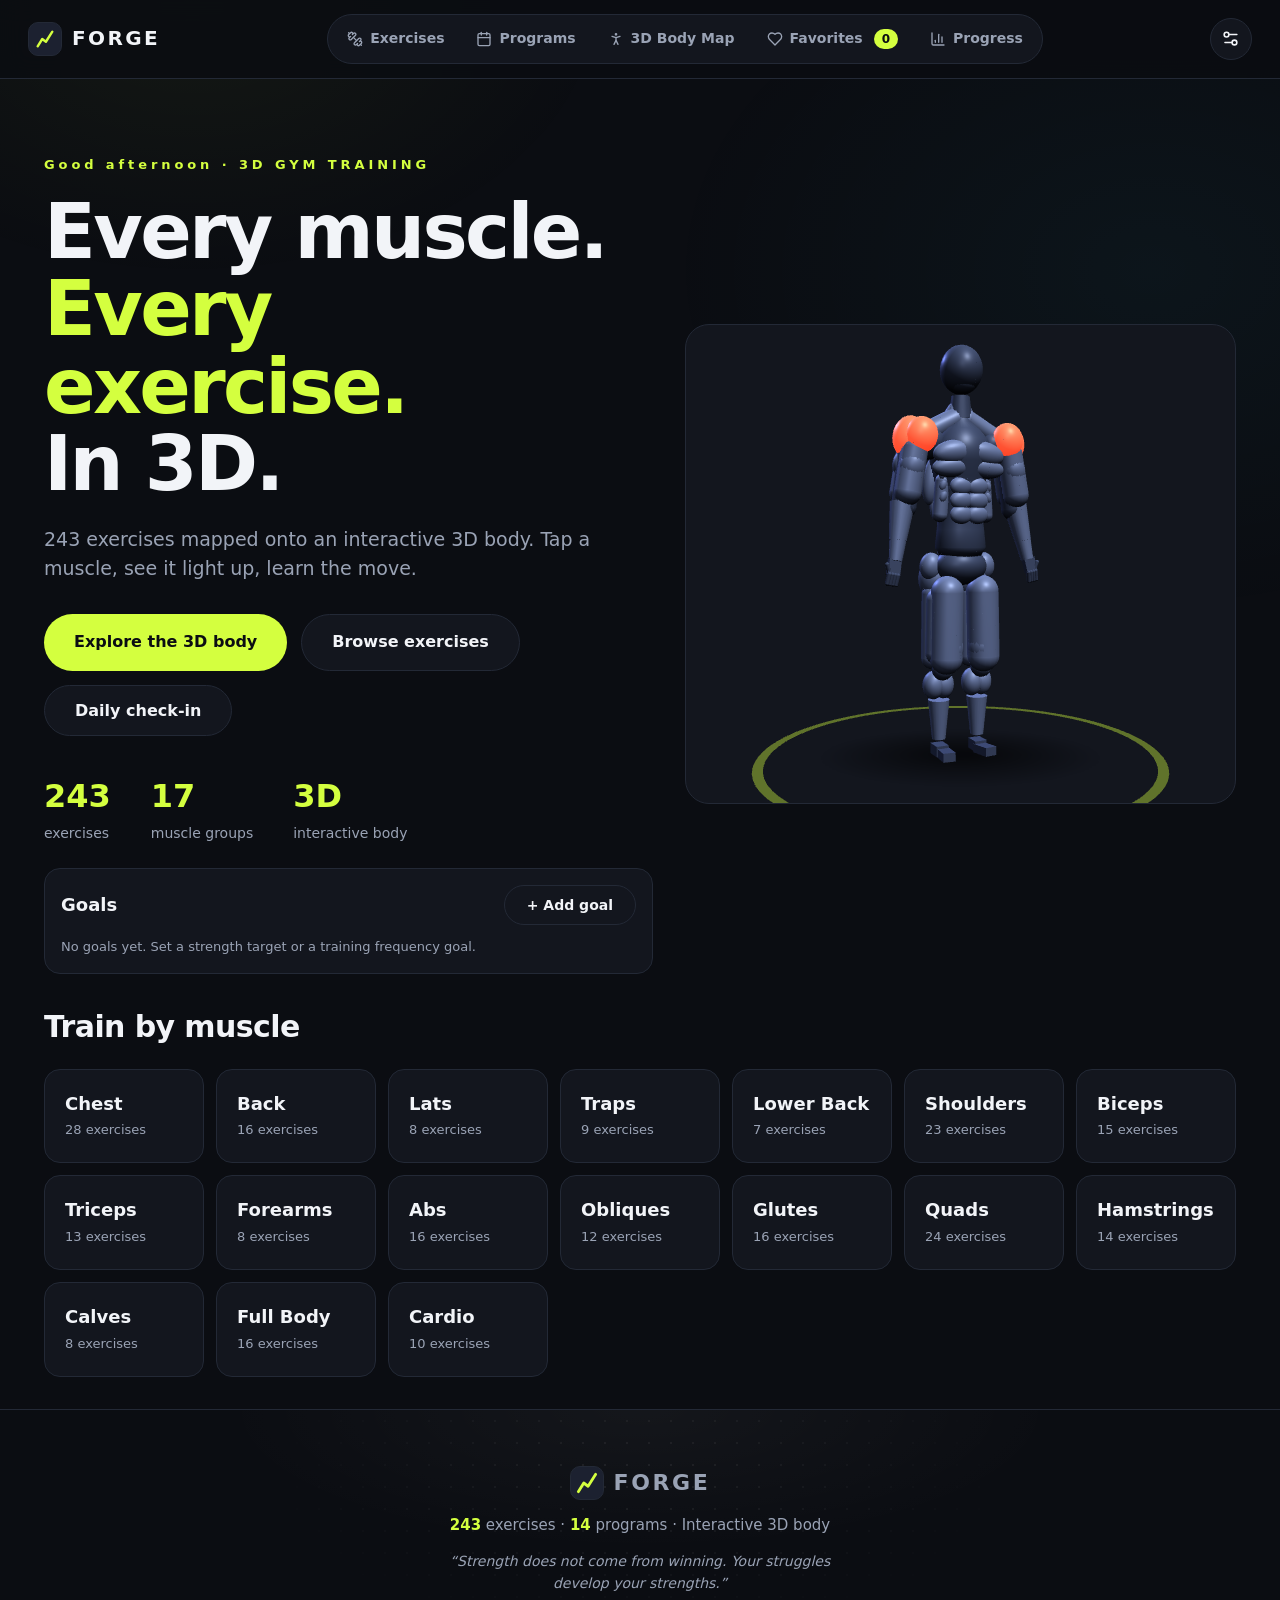
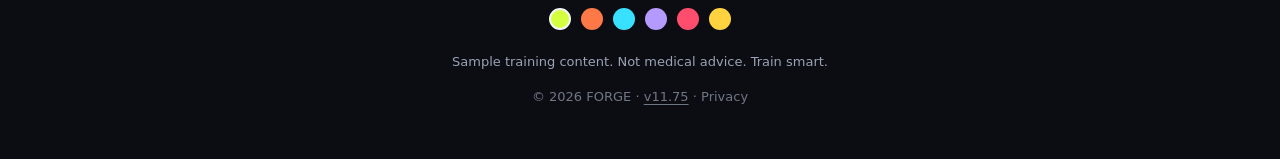
<file: index.html>
<!doctype html>
<html lang="en">
  <head>
    <meta charset="UTF-8" />
    <meta name="viewport" content="width=device-width, initial-scale=1.0" />
    <title>FORGE · 3D Gym Training</title>
    <meta
      name="description"
      content="FORGE: 190+ exercises visualized on an interactive 3D body. Train every muscle."
    />
    <meta name="theme-color" content="#0b0e13" />
    <link rel="manifest" href="manifest.json" />
    <link rel="stylesheet" href="css/base.css?v=11.75" />
    <link rel="stylesheet" href="css/components.css?v=11.75" />
    <link rel="stylesheet" href="css/views.css?v=11.75" />
    <link rel="stylesheet" href="css/workout.css?v=11.75" />
    <link rel="stylesheet" href="css/progress.css?v=11.75" />
    <link rel="stylesheet" href="css/camera.css?v=11.75" />
  </head>
  <body>
    <div
      id="offlineBar"
      class="hidden"
      style="background: #f59e0b; color: #0b0d12; text-align: center; font-size: 13px; font-weight: 700; padding: 8px"
    >
      Offline - workouts still save on this device
    </div>
    <header class="topbar">
      <a class="brand" href="#/">
        <span class="brand-mark"
          ><svg width="22" height="22" viewBox="0 0 24 24" fill="none">
            <path
              d="M4 20 L9 12 L13 15 L20 4"
              stroke="currentColor"
              stroke-width="2.6"
              stroke-linecap="round"
              stroke-linejoin="round"
            /></svg
        ></span>
        FORGE
      </a>
      <nav class="nav">
        <a href="#/exercises" data-nav="exercises" data-i18n="nav_exercises"
          ><svg
            class="ic"
            viewBox="0 0 24 24"
            fill="none"
            stroke="currentColor"
            stroke-width="2"
            stroke-linecap="round"
            stroke-linejoin="round"
            aria-hidden="true"
          >
            <path d="M14.4 14.4 9.6 9.6" />
            <path
              d="M18.657 21.485a2 2 0 1 1-2.829-2.828l-1.767 1.768a2 2 0 1 1-2.829-2.829l6.364-6.364a2 2 0 1 1 2.829 2.829l-1.768 1.767a2 2 0 1 1 2.828 2.829z"
            />
            <path d="m21.5 21.5-1.4-1.4" />
            <path d="M3.9 3.9 2.5 2.5" />
            <path
              d="M6.404 12.768a2 2 0 1 1-2.829-2.829l1.768-1.767a2 2 0 1 1-2.828-2.829l2.828-2.828a2 2 0 1 1 2.829 2.828l1.767-1.768a2 2 0 1 1 2.829 2.829z"
            /></svg
          >Exercises</a
        >
        <a href="#/programs" data-nav="programs" data-i18n="nav_programs"
          ><svg
            class="ic"
            viewBox="0 0 24 24"
            fill="none"
            stroke="currentColor"
            stroke-width="2"
            stroke-linecap="round"
            stroke-linejoin="round"
            aria-hidden="true"
          >
            <path d="M8 2v4" />
            <path d="M16 2v4" />
            <rect width="18" height="18" x="3" y="4" rx="2" />
            <path d="M3 10h18" /></svg
          >Programs</a
        >
        <a href="#/body" data-nav="body" data-i18n="nav_body"
          ><svg
            class="ic"
            viewBox="0 0 24 24"
            fill="none"
            stroke="currentColor"
            stroke-width="2"
            stroke-linecap="round"
            stroke-linejoin="round"
            aria-hidden="true"
          >
            <circle cx="12" cy="5" r="1" />
            <path d="m9 20 3-6 3 6" />
            <path d="m6 8 6 2 6-2" />
            <path d="M12 10v4" /></svg
          >3D Body Map</a
        >
        <a href="#/favorites" data-nav="favorites" data-i18n="nav_favorites"
          ><svg
            class="ic"
            viewBox="0 0 24 24"
            fill="none"
            stroke="currentColor"
            stroke-width="2"
            stroke-linecap="round"
            stroke-linejoin="round"
            aria-hidden="true"
          >
            <path
              d="M19 14c1.49-1.46 3-3.21 3-5.5A5.5 5.5 0 0 0 16.5 3c-1.76 0-3 .5-4.5 2-1.5-1.5-2.74-2-4.5-2A5.5 5.5 0 0 0 2 8.5c0 2.3 1.5 4.05 3 5.5l7 7Z"
            /></svg
          >Favorites <span class="fav-count" id="favCount">0</span></a
        >
        <a href="#/progress" data-nav="progress" data-i18n="nav_progress"
          ><svg
            class="ic"
            viewBox="0 0 24 24"
            fill="none"
            stroke="currentColor"
            stroke-width="2"
            stroke-linecap="round"
            stroke-linejoin="round"
            aria-hidden="true"
          >
            <path d="M3 3v16a2 2 0 0 0 2 2h16" />
            <path d="M18 17V9" />
            <path d="M13 17V5" />
            <path d="M8 17v-3" /></svg
          >Progress</a
        >
        <span class="nav-pill" id="navPill"></span>
      </nav>
      <button class="settings-btn" id="settingsBtn" title="Settings" aria-label="Open settings">
        <svg
          class="ic"
          viewBox="0 0 24 24"
          fill="none"
          stroke="currentColor"
          stroke-width="2"
          stroke-linecap="round"
          stroke-linejoin="round"
          aria-hidden="true"
        >
          <path d="M20 7h-9" />
          <path d="M14 17H5" />
          <circle cx="17" cy="17" r="3" />
          <circle cx="7" cy="7" r="3" />
        </svg>
      </button>
    </header>

    <main>
      <!-- HOME -->
      <section id="view-home" class="view">
        <div class="onerm-box hidden" id="reminderBanner" style="margin-bottom: 16px; border-color: var(--volt)"></div>
        <div class="hero">
          <div class="hero-copy">
            <p class="kicker"><span id="homeGreet"></span> · <span data-i18n="home_kicker">3D GYM TRAINING</span></p>
            <h1>Every muscle.<br /><span class="volt">Every exercise.</span><br />In 3D.</h1>
            <p class="lede">
              <span id="heroExCount">243</span> exercises mapped onto an interactive 3D body. Tap a muscle, see it light
              up, learn the move.
            </p>
            <div class="hero-cta">
              <a class="btn btn-primary" href="#/body" data-i18n="home_cta_body">Explore the 3D body</a>
              <a class="btn btn-ghost" href="#/exercises" data-i18n="home_cta_ex">Browse exercises</a>
              <button class="btn btn-ghost" id="checkinBtn">Daily check-in</button>
            </div>
            <div class="hero-stats">
              <div><b id="statEx">243</b><span>exercises</span></div>
              <div><b id="statMus">17</b><span>muscle groups</span></div>
              <div><b>3D</b><span>interactive body</span></div>
            </div>
            <div class="hero-progress" id="heroProgress"></div>
            <div id="recoveryDash" style="margin-top: 16px"></div>
            <div id="goalsDash" style="margin-top: 16px"></div>
          </div>
          <div class="hero-3d" id="hero3d"></div>
        </div>
        <h2 class="section-title">Train by muscle</h2>
        <div class="muscle-grid" id="muscleGrid"></div>
      </section>

      <!-- EXERCISES -->
      <section id="view-exercises" class="view hidden">
        <h2 class="section-title" data-i18n="ex_title">All exercises<span class="count" id="exCount"></span></h2>
        <div class="toolbar">
          <div class="search-wrap">
            <svg
              class="ic"
              viewBox="0 0 24 24"
              fill="none"
              stroke="currentColor"
              stroke-width="2"
              stroke-linecap="round"
              stroke-linejoin="round"
              aria-hidden="true"
            >
              <circle cx="11" cy="11" r="8" />
              <path d="m21 21-4.3-4.3" /></svg
            ><input
              id="search"
              type="search"
              data-i18n-ph="ex_search_ph"
              placeholder="Search exercises… (e.g. squat, cable, beginner)"
              autocomplete="off"
            />
          </div>
          <label class="my-eq-toggle hidden" id="myEqWrap"
            ><input type="checkbox" id="myEqToggle" /> <span data-i18n="myeq_only">My equipment only</span></label
          >
          <div class="chip-row" id="muscleChips"></div>
          <div class="selects">
            <select id="eqFilter">
              <option value="">All equipment</option>
            </select>
            <select id="lvlFilter">
              <option value="">All levels</option>
              <option value="beginner">Beginner</option>
              <option value="intermediate">Intermediate</option>
              <option value="advanced">Advanced</option>
            </select>
          </div>
        </div>
        <button class="btn btn-ghost btn-sm" id="addCustomBtn" style="margin-bottom: 14px">Add custom exercise</button>
        <div class="cards" id="exerciseGrid"></div>
      </section>

      <!-- DETAIL -->
      <section id="view-detail" class="view hidden">
        <a class="back" href="#/exercises"><span class="back-icon" data-icon="arrow-left"></span> All exercises</a>
        <div class="detail-head">
          <div>
            <div class="badges" id="dBadges"></div>
            <h2 id="dName"></h2>
          </div>
          <div style="display: flex; gap: 8px; flex-wrap: wrap; align-items: center">
            <button class="btn btn-ghost btn-sm" id="dPyramid">Pyramid</button>
            <button class="fav-btn btn btn-ghost btn-sm" id="dFav">Save to favorites</button>
            <button class="btn btn-danger btn-sm hidden" id="dDelete">Delete exercise</button>
          </div>
        </div>
        <div class="detail-3d">
          <div id="detail3d" class="stage"></div>
          <div class="view-toggle">
            <button id="dFront" class="on">Front</button>
            <button id="dBack">Back</button>
          </div>
          <p class="hint">Drag to rotate · scroll to zoom · red = primary, orange = secondary</p>
        </div>
        <div class="detail-cols">
          <div class="detail-main">
            <h3>See it in motion</h3>
            <div id="demoBox" class="demo-box"></div>
            <div id="demoControls" class="demo-controls-wrap"></div>
            <h3>How to do it</h3>
            <ol class="steps" id="dSteps"></ol>
            <h3>Form cues</h3>
            <ul class="cues-list" id="dCues"></ul>
            <h3>Common mistakes</h3>
            <div id="dMistakes"></div>
          </div>
          <aside class="detail-side">
            <h3>Muscles worked</h3>
            <div class="muscle-tags" id="dMuscles"></div>
            <h3>Try also</h3>
            <div class="mini-cards" id="dSimilar"></div>
            <h3>Variations</h3>
            <div id="dVariations"></div>
            <h3>
              <span data-i18n="swap_title">Swap it</span>
              <span class="muted" style="font-weight: 400; font-size: 13px" data-i18n="swap_sub"
                >same muscle, different gear</span
              >
            </h3>
            <div id="dSwaps"></div>
            <div id="dOnerm"></div>
            <div id="dProg"></div>
            <button class="btn btn-ghost btn-sm" id="formCheckBtn" style="margin-top: 12px">AI form check</button>
          </aside>
        </div>
      </section>

      <!-- BODY MAP -->
      <section id="view-body" class="view hidden">
        <h2 class="section-title" data-i18n="body_title">3D Body Map</h2>
        <p class="lede" data-i18n="body_lede">Click any muscle on the body to see every exercise that trains it.</p>
        <div class="body-layout">
          <div class="body-3d">
            <div id="body3d" class="stage tall"></div>
            <div class="view-toggle">
              <button id="bFront" class="on" data-i18n="body_front">Front</button>
              <button id="bBack" data-i18n="body_back">Back</button>
            </div>
            <div class="view-toggle" style="margin-top: 8px">
              <button id="bMuscles" class="on" data-i18n="body_muscles">Muscles</button>
              <button id="bRecovery" data-i18n="body_recovery">Recovery</button>
              <button id="bFatigue">Fatigue</button>
              <button class="seg" id="bSoreness">Soreness</button>
            </div>
            <p class="hint" data-i18n="body_hint">Drag to rotate · scroll to zoom · click a muscle</p>
            <p id="soreHint" class="hidden muted" style="font-size: 13px; margin: 8px 0 0; text-align: center">
              Tap a muscle to cycle: mild - sore - very sore - injured - clear
            </p>
            <p id="soreCount" class="muted" style="font-size: 13px; margin: 4px 0 0; text-align: center"></p>
            <div class="heat-legend hidden" id="heatLegend">
              <span><i style="background: #ff2d1a"></i>Trained recently</span>
              <span><i style="background: #2a3040; border: 1px solid var(--line)"></i>Ready to train</span>
            </div>
          </div>
          <aside class="body-panel">
            <div id="muscleInfo"><p class="muted">Select a muscle…</p></div>
            <div class="mini-cards" id="bodyExercises"></div>
          </aside>
        </div>
        <div id="bodyRecoveryDash" style="margin-top: 24px"></div>
      </section>

      <!-- PROGRAMS -->
      <section id="view-programs" class="view hidden">
        <h2 class="section-title" data-i18n="prog_title">Training programs</h2>
        <p class="lede" data-i18n="prog_lede">Pick a plan and just train. Every workout is laid out set by set.</p>
        <div class="prog-actions">
          <button class="btn btn-primary btn-sm" id="quizBtn" data-i18n="prog_quiz">Find my program</button>
          <a class="btn btn-ghost btn-sm" href="#/builder" data-i18n="prog_create">Create program</a>
          <button class="btn btn-ghost btn-sm" id="coachBtn">AI coach plan</button>
          <button class="btn btn-ghost btn-sm" id="expressBtn" title="A condensed full-body session, about 20 minutes">
            20-min express
          </button>
          <button class="btn btn-ghost btn-sm" id="dungeonBtn" title="A random gamified workout for bonus XP">
            Dungeon crawl
          </button>
        </div>
        <div class="active-banner hidden" id="activeBanner"></div>
        <div class="prog-grid" id="programGrid"></div>
      </section>

      <!-- PROGRAM DETAIL -->
      <section id="view-program" class="view hidden">
        <a class="back" href="#/programs"><span class="back-icon" data-icon="arrow-left"></span> All programs</a>
        <h2 class="section-title" id="pgName"></h2>
        <p class="lede" id="pgTag"></p>
        <div class="badges" id="pgBadges" style="margin-bottom: 20px"></div>
        <div class="prog-actions" id="pgActions" style="margin-bottom: 24px"></div>
        <div id="pgDays"></div>
      </section>

      <!-- WORKOUT MODE -->
      <section id="view-workout" class="view hidden">
        <a class="back" id="woBack" href="#/programs"><span class="back-icon" data-icon="arrow-left"></span> Back</a>
        <p class="kicker" id="woSub"></p>
        <h2 class="section-title" id="woTitle"></h2>
        <p class="muted hidden" id="woPace" style="font-size: 13px; margin: -8px 0 12px"></p>
        <div class="timer">
          <div class="timer-ring-wrap">
            <svg class="timer-ring" viewBox="0 0 120 120" aria-hidden="true">
              <circle class="tr-bg" cx="60" cy="60" r="52" />
              <circle
                class="tr-fg"
                id="timerRing"
                cx="60"
                cy="60"
                r="52"
                stroke-dasharray="326.7"
                stroke-dashoffset="0"
              />
            </svg>
            <div class="timer-display" id="timerDisplay">0:00</div>
          </div>
          <div class="timer-btns">
            <button data-timer="30">0:30</button>
            <button data-timer="60">1:00</button>
            <button data-timer="90">1:30</button>
            <button data-timer="120">2:00</button>
            <button id="timerStop">Stop</button>
          </div>
          <p
            class="hint"
            id="restCue"
            style="min-height: 20px; font-size: 13.5px; color: var(--volt); font-weight: 600"
          ></p>
          <p class="hint timer-hint">
            <svg
              class="ic"
              viewBox="0 0 24 24"
              fill="none"
              stroke="currentColor"
              stroke-width="2"
              stroke-linecap="round"
              stroke-linejoin="round"
              aria-hidden="true"
            >
              <line x1="10" x2="14" y1="2" y2="2" />
              <line x1="12" x2="15" y1="14" y2="11" />
              <circle cx="12" cy="14" r="8" /></svg
            >Rest timer. Tap a duration to start
          </p>
          <button class="btn btn-ghost btn-sm" id="plateBtn" style="margin-top: 8px">Plate calculator</button>
          <button class="btn btn-ghost btn-sm" id="voiceCmdBtn" style="margin-top: 8px" title="Voice control">
            <span class="btn-ic" data-icon="mic"></span> Voice
          </button>
          <button
            class="btn btn-ghost btn-sm"
            id="travelBtn"
            style="margin-top: 8px"
            title="Swap to bodyweight / dumbbell / band alternatives"
          >
            Travel mode
          </button>
          <p class="muted" id="voiceStatus" style="font-size: 13px; margin-top: 6px"></p>
        </div>
        <button class="btn btn-ghost btn-sm" id="gymModeBtn" style="margin: 8px 0">Gym mode</button>
        <button class="btn btn-ghost btn-sm" id="mirrorBtn" style="margin: 8px 0 8px 8px">Mirror mode</button>
        <div id="woList"></div>
        <div class="field-group" style="margin: 14px 0">
          <label class="field-label" for="woNotes">Session notes</label>
          <textarea
            id="woNotes"
            class="text-input"
            rows="3"
            placeholder="How did it feel? Anything to change next time?"
            style="resize: vertical"
          ></textarea>
        </div>
        <button class="btn btn-primary btn-block" id="woFinish">Finish workout</button>
        <div class="done-banner hidden" id="woDone">
          <h3>
            Workout complete. <span data-icon="dumbbell" style="display: inline-flex; vertical-align: -3px"></span>
          </h3>
          <p class="muted">Logged. Keep the streak going.</p>
          <p class="muted" id="woDurationLine" style="margin-top: 4px; font-weight: 600"></p>
          <div id="woRating" style="margin: 12px 0">
            <p class="muted" style="font-size: 13px; margin-bottom: 8px">How was this workout?</p>
            <div
              id="woStars"
              style="display: flex; gap: 6px; justify-content: center; font-size: 28px; cursor: pointer"
            ></div>
            <input
              id="woRatingNote"
              class="text-input"
              placeholder="Optional note..."
              style="margin-top: 8px; max-width: 320px; margin-left: auto; margin-right: auto"
            />
          </div>
          <p class="muted" id="woXpLine" style="margin-top: 6px"></p>
          <div class="xpbar" id="woXpBar" style="max-width: 320px; margin-left: auto; margin-right: auto">
            <div id="woXpFill"></div>
          </div>
          <p class="muted" id="woXpNext" style="font-size: 12px; margin-top: 4px"></p>
          <div class="wo-done-actions">
            <button
              class="btn btn-ghost btn-sm wo-icon-btn"
              id="shareCard"
              title="Share workout card"
              aria-label="Share workout card"
            >
              <svg
                viewBox="0 0 24 24"
                fill="none"
                stroke="currentColor"
                stroke-width="2"
                stroke-linecap="round"
                stroke-linejoin="round"
                width="16"
                height="16"
              >
                <path d="M4 12v8a2 2 0 0 0 2 2h12a2 2 0 0 0 2-2v-8" />
                <path d="m16 6-4-4-4 4" />
                <path d="M12 2v13" />
              </svg>
            </button>
            <button
              class="btn btn-ghost btn-sm wo-icon-btn"
              id="shareTextBtn"
              title="Share as text"
              aria-label="Share as text"
            >
              <svg
                viewBox="0 0 24 24"
                fill="none"
                stroke="currentColor"
                stroke-width="2"
                stroke-linecap="round"
                stroke-linejoin="round"
                width="16"
                height="16"
              >
                <path d="M15 2H6a2 2 0 0 0-2 2v16a2 2 0 0 0 2 2h12a2 2 0 0 0 2-2V7Z" />
                <path d="M14 2v4a2 2 0 0 0 2 2h4" />
                <path d="M10 9H8" />
                <path d="M16 13H8" />
                <path d="M16 17H8" />
              </svg>
            </button>
            <button class="btn btn-ghost btn-sm wo-icon-btn" id="replayBtn" title="3D replay" aria-label="3D replay">
              <svg
                viewBox="0 0 24 24"
                fill="none"
                stroke="currentColor"
                stroke-width="2"
                stroke-linecap="round"
                stroke-linejoin="round"
                width="16"
                height="16"
              >
                <polygon points="6 3 20 12 6 21 6 3" />
              </svg>
            </button>
            <a class="btn btn-primary btn-sm" id="woDoneBack" href="#/programs" style="white-space: nowrap"
              >Back to programs</a
            >
          </div>
        </div>
      </section>

      <!-- FAVORITES -->
      <section id="view-favorites" class="view hidden">
        <h2 class="section-title" data-i18n="fav_title">Your favorites</h2>
        <div class="cards" id="favGrid"></div>
        <div class="hidden" id="favEmpty"></div>
      </section>

      <!-- PROGRESS -->
      <section id="view-progress" class="view hidden">
        <h2 class="section-title" data-i18n="progress_title">Progress</h2>
        <div class="tab-row" id="progTabs">
          <button class="chip on" data-ptab="overview" data-i18n="tab_overview">Overview</button>
          <button class="chip" data-ptab="history" data-i18n="tab_history">History</button>
          <button class="chip" data-ptab="records" data-i18n="tab_records">Records</button>
          <button class="chip" data-ptab="standards">Standards</button>
          <button class="chip" data-ptab="volume" data-i18n="tab_volume">Volume</button>
          <button class="chip" data-ptab="body">Body</button>
          <button class="chip" data-ptab="badges">Badges</button>
          <button class="chip" data-ptab="year" data-i18n="tab_year">Year</button>
          <button class="chip" data-ptab="board" data-i18n="tab_board">Leaderboard</button>
          <button class="chip" data-ptab="challenges">Challenges</button>
          <button class="chip" data-ptab="insights">Insights</button>
          <button class="chip" data-ptab="coach">Coach</button>
          <button class="chip" data-ptab="calendar">Calendar</button>
        </div>
        <div id="progressBody"></div>
      </section>
      <!-- PROGRAM BUILDER -->
      <section id="view-builder" class="view hidden">
        <h2 class="section-title" data-i18n="builder_title">Create program</h2>
        <p class="lede" data-i18n="builder_lede">Build your own training plan from the exercise library.</p>
        <div class="builder-field">
          <label for="bName" data-i18n="b_name">Program name</label>
          <input
            type="text"
            id="bName"
            class="text-input"
            data-i18n-ph="b_name_ph"
            placeholder="e.g. My Push Day Split"
            maxlength="60"
          />
        </div>
        <div class="builder-field">
          <label for="bTagline" data-i18n="b_tagline">Tagline (optional)</label>
          <input
            type="text"
            id="bTagline"
            class="text-input"
            data-i18n-ph="b_tagline_ph"
            placeholder="e.g. 3 days, dumbbells only"
            maxlength="80"
          />
        </div>
        <div id="bDays"></div>
        <button class="btn btn-ghost btn-sm" id="bAddDay" data-i18n="b_add_day">Add day</button>
        <div style="display: flex; gap: 10px; margin: 20px 0; flex-wrap: wrap">
          <button class="btn btn-primary btn-sm" id="bSave" data-i18n="b_save">Save program</button>
          <a class="btn btn-ghost btn-sm" href="#/programs" data-i18n="b_cancel">Cancel</a>
        </div>
      </section>

      <!-- MY WORKOUTS -->
      <!-- EXERCISE PICKER -->
      <div class="modal-veil hidden" id="pickerVeil">
        <div class="modal" role="dialog" aria-modal="true" aria-labelledby="pickerTitle">
          <div class="modal-head">
            <h3 id="pickerTitle">Add exercises</h3>
            <button class="modal-x" id="pickerClose" aria-label="Close picker"></button>
          </div>
          <div class="modal-body">
            <div class="search-wrap" style="margin-bottom: 12px">
              <svg
                class="ic"
                viewBox="0 0 24 24"
                fill="none"
                stroke="currentColor"
                stroke-width="2"
                stroke-linecap="round"
                stroke-linejoin="round"
                aria-hidden="true"
              >
                <circle cx="11" cy="11" r="8" />
                <path d="m21 21-4.3-4.3" /></svg
              ><input id="pickerSearch" type="search" placeholder="Search exercises…" autocomplete="off" />
            </div>
            <div id="pickerList"></div>
          </div>
        </div>
      </div>
      <!-- PLATE CALC -->
      <div class="modal-veil hidden" id="plateVeil">
        <div class="modal" role="dialog" aria-modal="true" aria-labelledby="plateTitle">
          <div class="modal-head">
            <h3 id="plateTitle">Plate calculator</h3>
            <button class="modal-x" id="plateClose" aria-label="Close"></button>
          </div>
          <div class="modal-body">
            <div class="builder-field">
              <label for="plateBar">Bar weight</label>
              <input type="number" id="plateBar" class="text-input" value="20" step="any" min="0" />
            </div>
            <div class="builder-field">
              <label for="plateTarget">Target weight</label>
              <input type="number" id="plateTarget" class="text-input" value="100" step="any" min="0" />
            </div>
            <div id="plateResult"></div>
          </div>
        </div>
      </div>
      <!-- FORM CHECK -->
      <div class="modal-veil hidden" id="formVeil">
        <div class="modal" role="dialog" aria-modal="true" aria-labelledby="formTitle" style="max-width: 640px">
          <div class="modal-head">
            <h3 id="formTitle">AI form check</h3>
            <button class="modal-x" id="formClose" aria-label="Close"></button>
          </div>
          <div class="modal-body">
            <p class="muted" style="margin-bottom: 12px">
              Position your phone so your full body is visible from the side. Works best for squats.
            </p>
            <div style="position: relative; background: #000; border-radius: 12px; overflow: hidden">
              <video
                id="formVideo"
                playsinline
                muted
                style="width: 100%; display: block; transform: scaleX(-1)"
              ></video>
              <canvas
                id="formCanvas"
                style="position: absolute; inset: 0; width: 100%; height: 100%; transform: scaleX(-1)"
              ></canvas>
            </div>
            <div id="formFeedback" style="margin-top: 12px; font-size: 16px; font-weight: 600; min-height: 48px"></div>
            <div style="display: flex; gap: 10px; margin-top: 8px">
              <button class="btn btn-primary btn-sm" id="formStart">Start camera</button>
              <button class="btn btn-ghost btn-sm hidden" id="formStop">Stop</button>
            </div>
            <p class="muted" style="font-size: 12px; margin-top: 8px">Runs on-device. No video leaves your phone.</p>
          </div>
        </div>
      </div>
      <!-- DAILY CHECK-IN -->
      <div class="modal-veil hidden" id="checkinVeil">
        <div class="modal" role="dialog" aria-modal="true" aria-labelledby="checkinTitle">
          <div class="modal-head">
            <h3 id="checkinTitle">Daily check-in</h3>
            <button class="modal-x" id="checkinClose" aria-label="Close"></button>
          </div>
          <div class="modal-body">
            <p class="setting-label">Sleep (hours) <b id="ciSleepOut" style="color: var(--volt)"></b></p>
            <input
              type="range"
              class="slider"
              id="ciSleep"
              min="0"
              max="14"
              step="0.5"
              value="7"
              aria-label="Sleep hours"
            />
            <p class="setting-label" style="margin-top: 12px">
              Energy (1-5) <b id="ciEnergyOut" style="color: var(--volt)"></b>
            </p>
            <input
              type="range"
              class="slider"
              id="ciEnergy"
              min="1"
              max="5"
              step="1"
              value="3"
              aria-label="Energy level"
            />
            <p class="setting-label" style="margin-top: 12px">HRV (ms, morning reading)</p>
            <input type="number" id="ciHrv" min="0" max="300" class="field-input" style="width: 120px" />
            <p class="muted" style="font-size: 12px; margin-top: 6px">
              Heart rate variability. Higher usually means better recovery. Typical range: 20-120 ms.
            </p>
            <p class="setting-label" style="margin-top: 12px">Water (ml)</p>
            <div style="display: flex; gap: 12px; align-items: center">
              <div class="water-glass" aria-hidden="true">
                <div class="water-fill" id="waterFill" style="height: 0%"></div>
              </div>
              <div style="display: flex; gap: 8px; flex-wrap: wrap">
                <button class="btn btn-ghost btn-sm" data-water="250">+250</button>
                <button class="btn btn-ghost btn-sm" data-water="500">+500</button>
                <button class="btn btn-ghost btn-sm" data-water="-250">−250</button>
              </div>
            </div>
            <div style="display: flex; gap: 8px; align-items: center; flex-wrap: wrap; margin-top: 10px">
              <input
                type="number"
                id="ciWaterSet"
                min="0"
                placeholder="Set total"
                class="field-input"
                style="width: 110px"
              />
              <button class="btn btn-ghost btn-sm" id="waterSet">Set</button>
              <span class="ring-wrap" aria-hidden="true">
                <svg width="46" height="46" viewBox="0 0 46 46">
                  <circle cx="23" cy="23" r="19" stroke="rgba(255,255,255,.08)" stroke-width="5" fill="none" />
                  <circle
                    class="ring-fg"
                    id="waterRing"
                    cx="23"
                    cy="23"
                    r="19"
                    stroke="#38e1ff"
                    stroke-width="5"
                    fill="none"
                    stroke-linecap="round"
                    stroke-dasharray="119.4"
                    stroke-dashoffset="119.4"
                    transform="rotate(-90 23 23)"
                  />
                </svg>
                <span class="ring-label" id="waterRingLabel"></span>
              </span>
              <span class="muted" id="waterToday"></span>
            </div>
            <p class="setting-label" style="margin-top: 12px">Protein (g)</p>
            <div style="display: flex; gap: 8px; align-items: center; flex-wrap: wrap">
              <input type="number" id="ciProtein" min="0" class="field-input" style="width: 120px" />
              <button class="btn btn-ghost btn-sm" id="proteinAdd">Add</button>
              <button class="btn btn-ghost btn-sm" id="proteinClear">Clear</button>
            </div>
            <div style="display: flex; gap: 8px; align-items: center; margin-top: 10px">
              <span class="ring-wrap" aria-hidden="true">
                <svg width="46" height="46" viewBox="0 0 46 46">
                  <circle cx="23" cy="23" r="19" stroke="rgba(255,255,255,.08)" stroke-width="5" fill="none" />
                  <circle
                    class="ring-fg"
                    id="proteinRing"
                    cx="23"
                    cy="23"
                    r="19"
                    stroke="#c8ff00"
                    stroke-width="5"
                    fill="none"
                    stroke-linecap="round"
                    stroke-dasharray="119.4"
                    stroke-dashoffset="119.4"
                    transform="rotate(-90 23 23)"
                  />
                </svg>
                <span class="ring-label" id="proteinRingLabel"></span>
              </span>
              <span class="muted" id="proteinToday"></span>
            </div>
            <p class="setting-label" style="margin-top: 12px">Supplements</p>
            <div id="suppList"></div>
            <div style="display: flex; gap: 8px; margin-top: 8px">
              <input
                type="text"
                id="suppName"
                placeholder="Add supplement…"
                maxlength="40"
                class="field-input"
                style="flex: 1"
              />
              <button class="btn btn-ghost btn-sm" id="suppAdd">Add</button>
            </div>
            <button class="btn btn-primary btn-sm" id="checkinSave" style="margin-top: 16px">Save check-in</button>
            <h3 style="margin-top: 24px">Last 7 days</h3>
            <div id="checkinHistory"></div>
          </div>
        </div>
      </div>
      <section class="view hidden" id="view-privacy">
        <div class="priv-hero">
          <span class="priv-badge"
            ><svg
              width="30"
              height="30"
              viewBox="0 0 24 24"
              fill="none"
              stroke="currentColor"
              stroke-width="2"
              stroke-linecap="round"
              stroke-linejoin="round"
            >
              <path
                d="M20 13c0 5-3.5 7.5-7.66 8.95a1 1 0 0 1-.67-.01C7.5 20.5 4 18 4 13V6a1 1 0 0 1 1-1c2 0 4.5-1.2 6.24-2.72a1.17 1.17 0 0 1 1.52 0C14.51 3.81 17 5 19 5a1 1 0 0 1 1 1z"
              />
              <path d="m9 12 2 2 4-4" /></svg
          ></span>
          <h2>Privacy</h2>
          <p class="muted">Your data stays on your device. Period.</p>
        </div>
        <div class="priv-list">
          <div class="priv-row">
            <span class="priv-ico"
              ><svg
                width="20"
                height="20"
                viewBox="0 0 24 24"
                fill="none"
                stroke="currentColor"
                stroke-width="2"
                stroke-linecap="round"
                stroke-linejoin="round"
              >
                <rect width="14" height="20" x="5" y="2" rx="2" ry="2" />
                <path d="M12 18h.01" /></svg
            ></span>
            <div>
              <b>Stored locally</b>
              <p class="muted">
                Workouts, measurements, photos, check-ins, and settings live in your browser. Nothing is sent to any
                server.
              </p>
            </div>
          </div>
          <div class="priv-row">
            <span class="priv-ico"
              ><svg
                width="20"
                height="20"
                viewBox="0 0 24 24"
                fill="none"
                stroke="currentColor"
                stroke-width="2"
                stroke-linecap="round"
                stroke-linejoin="round"
              >
                <path d="M19 21v-2a4 4 0 0 0-4-4H9a4 4 0 0 0-4 4v2" />
                <circle cx="12" cy="7" r="4" /></svg
            ></span>
            <div>
              <b>No account needed</b>
              <p class="muted">No sign-up, no login, no email. Open the app and train.</p>
            </div>
          </div>
          <div class="priv-row">
            <span class="priv-ico"
              ><svg
                width="20"
                height="20"
                viewBox="0 0 24 24"
                fill="none"
                stroke="currentColor"
                stroke-width="2"
                stroke-linecap="round"
                stroke-linejoin="round"
              >
                <path d="M2 12s3-7 10-7 10 7 10 7-3 7-10 7-10-7-10-7Z" />
                <circle cx="12" cy="12" r="3" /></svg
            ></span>
            <div>
              <b>No tracking</b>
              <p class="muted">No analytics, no ads, no third-party scripts watching you.</p>
            </div>
          </div>
          <div class="priv-row">
            <span class="priv-ico"
              ><svg
                width="20"
                height="20"
                viewBox="0 0 24 24"
                fill="none"
                stroke="currentColor"
                stroke-width="2"
                stroke-linecap="round"
                stroke-linejoin="round"
              >
                <path d="M5 13a10 10 0 0 1 14 0" />
                <path d="M8.5 16.5a5 5 0 0 1 7 0" />
                <path d="M2 8.82a15 15 0 0 1 20 0" />
                <line x1="12" x2="12.01" y1="20" y2="20" /></svg
            ></span>
            <div>
              <b>Works offline</b>
              <p class="muted">
                The 3D body, exercise library, and every feature work fully offline after the first load.
              </p>
            </div>
          </div>
          <div class="priv-row">
            <span class="priv-ico"
              ><svg
                width="20"
                height="20"
                viewBox="0 0 24 24"
                fill="none"
                stroke="currentColor"
                stroke-width="2"
                stroke-linecap="round"
                stroke-linejoin="round"
              >
                <path d="M21 15v4a2 2 0 0 1-2 2H5a2 2 0 0 1-2-2v-4" />
                <polyline points="7 10 12 15 17 10" />
                <line x1="12" x2="12" y1="15" y2="3" /></svg
            ></span>
            <div>
              <b>You own your data</b>
              <p class="muted">Clearing browser data erases it, so use the Backup page to export a copy anytime.</p>
            </div>
          </div>
        </div>
      </section>
    </main>
    <footer>
      <div class="foot-inner">
        <a class="brand foot-brand" href="#/">
          <span class="brand-mark"
            ><svg width="26" height="26" viewBox="0 0 24 24" fill="none">
              <path
                d="M4 20 L9 12 L13 15 L20 4"
                stroke="currentColor"
                stroke-width="2.6"
                stroke-linecap="round"
                stroke-linejoin="round"
              /></svg
          ></span>
          FORGE
        </a>
        <p class="foot-tagline">
          <span class="foot-num" id="footEx">243</span> exercises ·
          <span class="foot-num" id="footProg">14</span> programs · Interactive 3D body
        </p>

        <p class="foot-quote" id="footQuote"></p>
        <div class="foot-accents" id="footAccents" aria-label="Theme accent"></div>
        <p class="muted foot-disclaimer">Sample training content. Not medical advice. Train smart.</p>
        <p class="muted foot-copy">
          © 2026 FORGE · <button class="foot-ver" id="footVer">v11.75</button> ·
          <a href="#/privacy" class="foot-privacy">Privacy</a>
        </p>
        <div class="foot-changelog hidden" id="footChangelog"></div>
      </div>
    </footer>
    <button id="toTop" class="to-top" aria-label="Back to top">
      <svg width="20" height="20" viewBox="0 0 24 24" fill="none">
        <path
          d="M12 19V5M5 12l7-7 7 7"
          stroke="currentColor"
          stroke-width="2.4"
          stroke-linecap="round"
          stroke-linejoin="round"
        />
      </svg>
    </button>

    <!-- SETTINGS -->
    <div class="modal-veil hidden" id="dlgVeil">
      <div class="modal dlg" role="alertdialog" aria-modal="true" aria-labelledby="dlgTitle">
        <div class="modal-head"><h3 id="dlgTitle">FORGE</h3></div>
        <p class="dlg-msg" id="dlgMsg"></p>
        <input type="text" id="dlgInput" class="text-input hidden" />
        <div class="dlg-btns">
          <button class="btn btn-ghost btn-sm" id="dlgCancel">Cancel</button>
          <button class="btn btn-primary btn-sm" id="dlgOk">OK</button>
        </div>
      </div>
    </div>
    <div class="modal-veil hidden" id="customVeil">
      <div class="modal" role="dialog" aria-modal="true" aria-labelledby="customTitle">
        <div class="modal-head">
          <h3 id="customTitle">Add custom exercise</h3>
          <button class="modal-x" id="customClose" aria-label="Close"></button>
        </div>
        <div class="modal-body">
          <div class="field-group">
            <label class="field-label" for="customName">Name</label>
            <input
              type="text"
              id="customName"
              class="text-input"
              placeholder="e.g. Cable woodchopper"
              maxlength="60"
              autocomplete="off"
            />
          </div>
          <div class="field-group">
            <label class="field-label" for="customPrimary">Primary muscle</label>
            <select id="customPrimary" style="width: 100%"></select>
          </div>
          <div class="field-group">
            <span class="field-label">Secondary muscles (optional)</span>
            <div class="check-grid" id="customSecondary"></div>
          </div>
          <div class="field-group">
            <label class="field-label" for="customEquipment">Equipment</label>
            <select id="customEquipment" style="width: 100%"></select>
          </div>
          <div class="field-group">
            <label class="field-label" for="customLevel">Level</label>
            <select id="customLevel" style="width: 100%">
              <option value="beginner">Beginner</option>
              <option value="intermediate" selected>Intermediate</option>
              <option value="advanced">Advanced</option>
            </select>
          </div>
        </div>
        <div class="dlg-btns">
          <button class="btn btn-ghost btn-sm" id="customCancel">Cancel</button>
          <button class="btn btn-primary btn-sm" id="customSave">Save exercise</button>
        </div>
      </div>
    </div>
    <div class="modal-veil hidden" id="settingsVeil">
      <div class="modal" role="dialog" aria-modal="true" aria-labelledby="settingsTitle">
        <div class="modal-head">
          <h3 id="settingsTitle" data-i18n="set_title">Settings</h3>
          <button class="modal-x" id="settingsClose" aria-label="Close settings"></button>
        </div>
        <div class="modal-body">
          <p class="setting-label" data-i18n="set_accent">Accent color</p>
          <div class="accent-grid" id="accentGrid"></div>
          <p class="muted setting-note" data-i18n="set_accent_note">
            Applies across the app, including the 3D body ring.
          </p>
          <p class="setting-label" data-i18n="set_units">Units</p>
          <div class="seg-row" id="unitSeg">
            <button class="seg" data-unit="kg">kg</button>
            <button class="seg" data-unit="lb">lb</button>
          </div>
          <p class="setting-label">Goal</p>
          <div class="seg-row" id="goalSeg">
            <button class="seg" data-goal="cut">Cut</button>
            <button class="seg" data-goal="maintain">Maintain</button>
            <button class="seg" data-goal="bulk">Bulk</button>
          </div>
          <p class="setting-label">Accessibility</p>
          <div class="toggle-row">
            <span>Big text mode</span
            ><button class="toggle" id="tglBigText" role="switch" aria-checked="false">
              <span class="knob"></span>
            </button>
          </div>
          <div class="toggle-row">
            <span>High contrast</span
            ><button class="toggle" id="tglContrast" role="switch" aria-checked="false">
              <span class="knob"></span>
            </button>
          </div>
          <p class="setting-label" data-i18n="set_myeq">My equipment</p>
          <div class="eq-grid" id="eqGrid"></div>
          <p class="muted setting-note" data-i18n="set_myeq_note">
            Used by the program quiz and exercise swaps. Empty means everything.
          </p>
          <p class="setting-label" data-i18n="set_lang">Language</p>
          <div class="seg-row" id="langSeg">
            <button class="seg" data-lang="en">English</button>
            <button class="seg" data-lang="fr">Français</button>
          </div>
          <p class="setting-label" data-i18n="set_workout">Workout</p>
          <div class="toggle-row">
            <span data-i18n="set_sound">Rest timer sound</span
            ><button class="toggle" id="tglSound" role="switch" aria-checked="true"><span class="knob"></span></button>
          </div>
          <div class="toggle-row">
            <span>Auto-start rest timer</span
            ><button class="toggle" id="tglAutoRest" role="switch" aria-checked="true">
              <span class="knob"></span>
            </button>
          </div>
          <div class="toggle-row">
            <span>Voice cues</span
            ><button class="toggle" id="tglVoice" role="switch" aria-checked="false"><span class="knob"></span></button>
          </div>
          <div class="toggle-row">
            <span data-i18n="set_haptic">Haptic feedback</span
            ><button class="toggle" id="tglHaptic" role="switch" aria-checked="true"><span class="knob"></span></button>
          </div>
          <div class="toggle-row">
            <span>Advanced training tools</span
            ><button class="toggle" id="tglAdvanced" role="switch" aria-checked="false">
              <span class="knob"></span>
            </button>
          </div>
          <p class="muted setting-note">Shows travel mode and tempo coach in workouts.</p>
          <div class="toggle-row">
            <span data-i18n="set_motion">Reduce motion</span
            ><button class="toggle" id="tglMotion" role="switch" aria-checked="false">
              <span class="knob"></span>
            </button>
          </div>
          <p class="setting-label">3D body finish</p>
          <div
            id="finishPreview"
            style="
              width: 110px;
              height: 150px;
              border-radius: 14px;
              overflow: hidden;
              border: 1px solid var(--line);
              background: var(--panel);
              margin: 0 auto 12px;
            "
          ></div>
          <div class="seg-row seg-grid" id="finishSeg">
            <button class="seg" data-finish="standard">Standard</button>
            <button class="seg" data-finish="chrome">Chrome</button>
            <button class="seg" data-finish="xray">X-ray</button>
            <button class="seg" data-finish="matte">Matte</button>
          </div>
          <p class="setting-label">Daily workout reminder</p>
          <div style="display: flex; gap: 8px; align-items: center">
            <input type="time" id="reminderTime" class="text-input" />
            <button class="btn btn-ghost btn-sm" id="reminderClear">Clear</button>
          </div>
          <p class="muted setting-note">Shows a reminder banner on the home screen when it is time to train.</p>
          <p class="setting-label" data-i18n="set_demos">Exercise demos</p>
          <div class="toggle-row">
            <span data-i18n="set_autoplay">Autoplay</span
            ><button class="toggle" id="tglDemoPlay" role="switch" aria-checked="true">
              <span class="knob"></span>
            </button>
          </div>
          <p class="setting-label" data-i18n="set_speed">Demo speed</p>
          <div class="seg-row" id="speedSeg">
            <button class="seg" data-speed="0.5">0.5×</button>
            <button class="seg" data-speed="1">1×</button>
            <button class="seg" data-speed="1.5">1.5×</button>
          </div>
          <p class="setting-label" data-i18n="set_data">Data</p>
          <div class="setting-btns">
            <button class="btn btn-ghost btn-sm" id="exportData" data-i18n="set_export">Export data</button>
            <button class="btn btn-ghost btn-sm" id="csvExport">CSV export</button>
            <button class="btn btn-ghost btn-sm" id="backupData">Backup</button>
            <label class="btn btn-ghost btn-sm" style="cursor: pointer; margin: 0"
              >Restore<input type="file" id="restoreData" accept="application/json" style="display: none"
            /></label>
            <button class="btn btn-ghost btn-sm danger" id="resetData" data-i18n="set_reset">Reset all data</button>
          </div>
          <p class="muted setting-note">Your data never leaves this device. Export anytime.</p>
          <p class="muted setting-note" id="storageUsage" style="margin-top: 8px">Storage: calculating...</p>
        </div>
      </div>
    </div>

    <!-- QUIZ -->
    <div class="modal-veil hidden" id="quizVeil">
      <div class="modal" role="dialog" aria-modal="true" aria-labelledby="quizTitle">
        <div class="modal-head">
          <h3 id="quizTitle" data-i18n="prog_quiz">Find my program</h3>
          <button class="modal-x" id="quizClose" aria-label="Close quiz"></button>
        </div>
        <div class="modal-body" id="quizBody"></div>
      </div>
    </div>

    <!-- JS modules: load order matters (shared globals, no bundler) -->
    <script src="js/vendor/three.min.js"></script>
    <script src="js/data-exercises.js?v=11.75"></script>
    <script src="js/data-programs.js?v=11.75"></script>
    <script src="js/demo.js?v=11.75"></script>
    <script src="js/icons.js?v=11.75"></script>
    <script src="js/core.js?v=11.75"></script>
    <script src="js/storage.js?v=11.75"></script>
    <script src="js/badges.js?v=11.75"></script>
    <script src="js/views.js?v=11.75"></script>
    <script src="js/progress.js?v=11.75"></script>
    <script src="js/programs.js?v=11.75"></script>
    <script src="js/workout.js?v=11.75"></script>
    <script src="js/camera.js?v=11.75"></script>

    <script src="js/app.js?v=11.75"></script>
  </body>
</html>
</file>
<file: css/base.css>
/* FORGE - design tokens, reset, topbar, layout primitives */

:root {
  --gold: #ffd23f;
  --warn: #f59e0b;
  --bg: #0b0d12;
  --surface: #13161e;
  --surface2: #1a1f2b;
  --surface3: #222839;
  --line: #232936;
  --line2: #2e3648;
  --ink: #f2f4f8;
  --muted: #9aa3b5;
  --volt: #d4ff3f;
  --ember: #ff5c1a;
  --radius: 16px;
  --t-hero: clamp(44px, 6vw, 76px);
  --t-section: 30px;
  --t-card: 18px;
  --t-body: 15px;
  --t-small: 13px;
  --t-caption: 12px;
}

* {
  box-sizing: border-box;
  margin: 0;
  padding: 0;
}

html {
  scroll-behavior: smooth;
}

body {
  background: var(--bg);
  color: var(--ink);
  font-family: ui-sans-serif, system-ui, "Segoe UI", Helvetica, Arial, sans-serif;
  line-height: 1.55;
  -webkit-font-smoothing: antialiased;
  min-height: 100vh;
  min-height: 100dvh;
  display: flex;
  flex-direction: column;
}

main {
  flex: 1 0 auto;
  width: 100%;
}

a {
  color: inherit;
  text-decoration: none;
}

.hidden {
  display: none !important;
}

.muted {
  color: var(--muted);
}

/* topbar */
.topbar {
  position: sticky;
  top: 0;
  z-index: 50;
  display: flex;
  align-items: center;
  justify-content: space-between;
  padding: 14px 28px;
  background: rgba(11, 13, 18, 0.88);
  backdrop-filter: blur(12px);
  border-bottom: 1px solid var(--line);
}

.brand {
  display: flex;
  align-items: center;
  gap: 10px;
  font-weight: 800;
  letter-spacing: 0.12em;
  font-size: 20px;
}

.brand-mark {
  width: 34px;
  height: 34px;
  border-radius: 10px;
  background: #1c2130;
  display: flex;
  align-items: center;
  justify-content: center;
  border: 1px solid var(--line);
  color: var(--volt);
}

.nav {
  display: flex;
  gap: 26px;
  align-items: center;
  position: relative;
}

.nav a {
  color: var(--muted);
  font-weight: 600;
  font-size: 15px;
  padding: 6px 2px;
  border-bottom: 2px solid transparent;
  position: relative;
  transition: color 0.2s;
}

.nav a.active,
.nav a:hover {
  color: var(--ink);
}

.nav a.active {
  border-bottom-color: transparent;
}

.fav-count {
  background: var(--volt);
  color: #0b0d12;
  font-size: 12px;
  font-weight: 800;
  border-radius: 999px;
  padding: 1px 8px;
  margin-left: 4px;
}

main {
  max-width: 1240px;
  margin: 0 auto;
  padding: 0 24px 32px;
}

.view {
  padding-top: 36px;
}

.section-title {
  font-size: var(--t-section);
  font-weight: 800;
  letter-spacing: -0.02em;
  margin-bottom: 6px;
}

.section-title .count {
  color: var(--muted);
  font-size: var(--t-card);
  font-weight: 600;
}

.section-title .count::before {
  content: "\00B7";
  margin: 0 8px;
}

.lede {
  color: var(--muted);
  font-size: var(--t-body);
  max-width: 640px;
  margin: 8px 0 26px;
}

/* hero */
.hero {
  display: grid;
  grid-template-columns: 1.05fr 0.95fr;
  gap: 32px;
  align-items: center;
  padding: 40px 0 30px;
}

.kicker {
  color: var(--volt);
  font-weight: 700;
  letter-spacing: 0.3em;
  font-size: 13px;
  margin-bottom: 18px;
}

.hero h1 {
  font-size: clamp(44px, 6vw, 76px);
  line-height: 1.02;
  letter-spacing: -0.035em;
  font-weight: 800;
}

.volt {
  color: var(--volt);
}

.hero .lede {
  font-size: 19px;
  margin: 22px 0 30px;
}

.hero-cta {
  display: flex;
  gap: 14px;
  flex-wrap: wrap;
}

.btn {
  display: inline-flex;
  align-items: center;
  justify-content: center;
  gap: 8px;
  font-weight: 700;
  padding: 15px 30px;
  border-radius: 999px;
  font-size: 16px;
  transition: transform 0.15s;
  vertical-align: middle;
  border: none;
  cursor: pointer;
  font-family: inherit;
}

.btn:active {
  transform: scale(0.97);
}

.btn:hover {
  transform: translateY(-2px);
}

.btn:active:hover {
  transform: scale(0.97);
}

.btn .ic {
  width: 18px;
  height: 18px;
}

.btn-sm .ic {
  width: 16px;
  height: 16px;
}

.btn-ic {
  display: inline-flex;
  align-items: center;
}

.btn-ic .ic {
  width: 16px;
  height: 16px;
}

.btn-primary {
  background: var(--volt);
  color: #0b0d12;
  border: none;
}

.btn-ghost {
  border: 1px solid var(--line);
  color: var(--ink);
  background: var(--surface);
}

.btn-danger,
.btn.danger {
  border: 1px solid #f87171;
  color: #f87171;
  background: transparent;
}

/* global button reset for consistency */
button {
  font-family: inherit;
}

/* styled file input */
.file-input-wrap {
  position: relative;
  display: inline-block;
}

.file-input-wrap input[type="file"] {
  position: absolute;
  inset: 0;
  opacity: 0;
  cursor: pointer;
  width: 100%;
}

input[type="file"].file-styled {
  font-family: inherit;
  font-size: 14px;
  color: var(--ink);
}

input[type="file"].file-styled::file-selector-button {
  font-family: inherit;
  font-weight: 700;
  font-size: 14px;
  padding: 10px 20px;
  border-radius: 999px;
  border: 1px solid var(--line);
  background: var(--surface);
  color: var(--ink);
  cursor: pointer;
  margin-right: 12px;
}

input[type="file"].file-styled::file-selector-button:hover {
  border-color: var(--volt);
}

.hero-stats {
  display: flex;
  gap: 40px;
  margin-top: 36px;
}

.hero-stats b {
  display: block;
  font-size: 32px;
  color: var(--volt);
}

.hero-stats span {
  color: var(--muted);
  font-size: 14px;
}

.hero-3d {
  height: 480px;
  border-radius: 24px;
  background: radial-gradient(600px 400px at 50% 30%, #1a2030, var(--bg));
  border: 1px solid var(--line);
  overflow: hidden;
  position: relative;
}

/* muscle grid */
.muscle-grid {
  display: grid;
  grid-template-columns: repeat(auto-fill, minmax(150px, 1fr));
  gap: 12px;
  margin-top: 18px;
}

.muscle-card {
  background: var(--surface);
  border: 1px solid var(--line);
  border-radius: var(--radius);
  padding: 20px;
  transition:
    border-color 0.15s,
    transform 0.15s;
}

.muscle-card:hover {
  border-color: var(--line2);
  transform: translateY(-3px);
  background: var(--surface2);
}

.muscle-card b {
  display: block;
  font-size: var(--t-card);
}

.muscle-card span {
  color: var(--muted);
  font-size: var(--t-small);
}

/* toolbar */
.toolbar {
  display: flex;
  flex-direction: column;
  gap: 14px;
  margin: 18px 0 24px;
}

#search {
  background: var(--surface);
  border: 1px solid var(--line);
  color: var(--ink);
  border-radius: 12px;
  padding: 14px 18px;
  font-size: 16px;
  width: 100%;
}

#search:focus {
  outline: none;
  border-color: var(--volt);
}

.chip-row {
  display: flex;
  gap: 8px;
  overflow-x: auto;
  padding-bottom: 4px;
  scrollbar-width: none;
}

.chip-row::-webkit-scrollbar {
  display: none;
}

.chip {
  white-space: nowrap;
  background: var(--surface);
  border: 1px solid var(--line);
  color: var(--muted);
  border-radius: 999px;
  padding: 8px 16px;
  font-size: 14px;
  font-weight: 600;
  cursor: pointer;
}

.chip.on {
  background: var(--volt);
  color: #0b0d12;
  border-color: var(--volt);
}

.selects {
  display: flex;
  gap: 10px;
}

select {
  background: var(--surface);
  border: 1px solid var(--line);
  color: var(--ink);
  border-radius: 12px;
  padding: 12px 38px 12px 14px;
  font-size: 15px;
  appearance: none;
  -webkit-appearance: none;
  background-image: url("data:image/svg+xml,%3Csvg xmlns='http://www.w3.org/2000/svg' width='16' height='16' viewBox='0 0 24 24' fill='none' stroke='%238a93a6' stroke-width='2' stroke-linecap='round' stroke-linejoin='round'%3E%3Cpath d='m6 9 6 6 6-6'/%3E%3C/svg%3E");
  background-repeat: no-repeat;
  background-position: right 14px center;
  cursor: pointer;
}

select:focus {
  outline: none;
  border-color: var(--volt);
}

:focus-visible {
  outline: 2px solid var(--volt);
  outline-offset: 2px;
}
</file>
<file: css/components.css>
/* FORGE - cards, chips, tags, buttons, inputs */

/* cards */
.cards {
  display: grid;
  grid-template-columns: repeat(auto-fill, minmax(260px, 1fr));
  gap: 14px;
}

.card {
  background: var(--surface);
  border: 1px solid var(--line);
  border-radius: var(--radius);
  padding: 20px;
  cursor: pointer;
  transition:
    border-color 0.15s,
    transform 0.15s,
    background 0.15s;
  position: relative;
}

.card:hover {
  border-color: var(--line2);
  transform: translateY(-3px);
  background: var(--surface2);
}

.card h3 {
  font-size: var(--t-card);
  letter-spacing: -0.01em;
  margin-bottom: 10px;
  padding-right: 30px;
}

.card .meta {
  color: var(--muted);
  font-size: var(--t-small);
  display: flex;
  gap: 8px;
  align-items: center;
  flex-wrap: wrap;
}

.tag {
  background: var(--surface2);
  border: 1px solid var(--line);
  border-radius: 999px;
  padding: 3px 12px;
  font-size: 13px;
  font-weight: 600;
  color: var(--ink);
}

.tag.volt-tag {
  background: color-mix(in srgb, var(--volt) 12%, transparent);
  border-color: color-mix(in srgb, var(--volt) 40%, transparent);
  color: var(--volt);
}

.dots {
  letter-spacing: 2px;
  font-size: 12px;
}

.heart {
  position: absolute;
  top: 14px;
  right: 14px;
  background: none;
  border: none;
  cursor: pointer;
  color: var(--muted);
  display: inline-flex;
  align-items: center;
  justify-content: center;
  padding: 4px;
}

.heart .ic {
  width: 18px;
  height: 18px;
}

.heart.faved {
  color: var(--volt);
}

.heart.faved .ic {
  fill: currentColor;
}

/* detail */
.back {
  color: var(--muted);
  font-weight: 600;
  display: inline-flex;
  align-items: center;
  gap: 8px;
  margin-bottom: 18px;
}

.back:hover {
  color: var(--volt);
}

.back-icon {
  display: inline-flex;
  align-items: center;
}

.back-icon .ic {
  width: 18px;
  height: 18px;
}

.detail-layout {
  display: grid;
  grid-template-columns: 1fr 1fr;
  gap: 28px;
  align-items: start;
}

.stage {
  background: radial-gradient(500px 380px at 50% 32%, #161c2a, var(--bg));
  border: 1px solid var(--line);
  border-radius: 20px;
  height: 520px;
  position: relative;
  overflow: hidden;
  cursor: grab;
}

.stage.tall {
  height: 640px;
}

.stage canvas {
  display: block;
}

.view-toggle {
  display: flex;
  gap: 8px;
  margin-top: 12px;
}

.view-toggle button {
  flex: 1;
  background: var(--surface);
  border: 1px solid var(--line);
  color: var(--muted);
  border-radius: 10px;
  padding: 10px;
  font-weight: 700;
  cursor: pointer;
  font-size: 14px;
}

.view-toggle button.on {
  background: var(--volt);
  color: #0b0d12;
  border-color: var(--volt);
}

.hint {
  color: var(--muted);
  font-size: 13px;
  margin-top: 10px;
  text-align: center;
}

.detail-info h2 {
  font-size: 34px;
  letter-spacing: -0.02em;
  margin: 10px 0 14px;
}

.detail-info h3 {
  font-size: 20px;
  margin: 26px 0 12px;
  color: var(--volt);
}

.badges {
  display: flex;
  gap: 8px;
  flex-wrap: wrap;
}

.steps {
  padding-left: 22px;
  display: flex;
  flex-direction: column;
  gap: 12px;
  font-size: 16px;
  color: var(--ink);
}

.steps li::marker {
  color: var(--volt);
  font-weight: 800;
}

.muscle-tags {
  display: flex;
  gap: 8px;
  flex-wrap: wrap;
}

/* .tag = small metadata; .tag-lg = larger tappable pills */
.tag-lg {
  cursor: pointer;
  font-size: 14px;
  padding: 8px 16px;
}

.tag-lg:hover {
  border-color: var(--volt);
}

.muscle-tags .tag.primary {
  background: color-mix(in srgb, var(--ember) 14%, transparent);
  border-color: color-mix(in srgb, var(--ember) 50%, transparent);
  color: #ff8a50;
}

.fav-btn.faved {
  border-color: var(--volt);
  color: var(--volt);
}

.mini-cards {
  display: flex;
  flex-direction: column;
  gap: 8px;
}

.mini-card {
  background: var(--surface);
  border: 1px solid var(--line);
  border-radius: var(--radius);
  padding: 12px 16px;
  cursor: pointer;
  display: flex;
  justify-content: space-between;
  align-items: center;
  gap: 10px;
}

.mini-card:hover {
  border-color: var(--volt);
}

.mini-card b {
  font-size: 15px;
}

.mini-card span {
  color: var(--muted);
  font-size: 13px;
  white-space: nowrap;
}

/* body map */
.body-layout {
  display: grid;
  grid-template-columns: 1.2fr 0.8fr;
  gap: 28px;
  align-items: start;
  margin-top: 8px;
}

.body-panel {
  background: var(--surface);
  border: 1px solid var(--line);
  border-radius: var(--radius);
  padding: 20px;
  max-height: 700px;
  overflow-y: auto;
}

.body-panel h3 {
  font-size: 24px;
  margin-bottom: 6px;
}

.body-panel .desc {
  color: var(--muted);
  font-size: 15px;
  margin-bottom: 16px;
}

footer {
  border-top: 1px solid var(--line);
  padding: 28px;
  text-align: center;
  color: var(--muted);
  font-size: 14px;
}

@media (max-width: 900px) {
  .hero {
    grid-template-columns: 1fr;
  }

  .hero-3d {
    height: 380px;
  }

  .detail-layout,
  .body-layout {
    grid-template-columns: 1fr;
  }

  .stage {
    height: 420px;
  }

  .nav {
    gap: 14px;
  }

  .nav a {
    font-size: 14px;
  }
}

/* ---------- programs ---------- */
.prog-grid {
  display: grid;
  grid-template-columns: repeat(auto-fill, minmax(300px, 1fr));
  gap: 14px;
  margin-top: 18px;
}

.prog-card {
  background: var(--surface);
  border: 1px solid var(--line);
  border-radius: var(--radius);
  padding: 20px;
  cursor: pointer;
  transition:
    border-color 0.15s,
    transform 0.15s;
}

.prog-card:hover {
  border-color: var(--volt);
  transform: translateY(-3px);
}

.prog-card h3 {
  font-size: 20px;
  margin-bottom: 6px;
}

.prog-card .meta {
  display: flex;
  gap: 8px;
  flex-wrap: wrap;
  margin-top: 14px;
}

.day-card {
  background: var(--surface);
  border: 1px solid var(--line);
  border-radius: var(--radius);
  padding: 20px;
  margin-bottom: 16px;
}

.day-head {
  display: flex;
  justify-content: space-between;
  align-items: center;
  gap: 12px;
  margin-bottom: 14px;
  flex-wrap: wrap;
}

.day-head h3 {
  font-size: 20px;
}

.done-mark {
  color: var(--volt);
  font-size: 14px;
  font-weight: 700;
  margin-left: 8px;
}

.btn-sm {
  padding: 0 22px;
  font-size: 14px;
  height: 40px;
}

/* .btn-sm and .btn-primary.btn-sm share the 40px height for side-by-side alignment */
.btn .ic {
  display: block;
}

.btn-block {
  width: 100%;
  margin-top: 22px;
  text-align: center;
}

/* ---------- workout mode ---------- */
.timer {
  background: var(--surface);
  border: 1px solid var(--line);
  border-radius: var(--radius);
  padding: 22px;
  text-align: center;
  margin: 18px 0 24px;
  position: sticky;
  top: 66px;
  z-index: 20;
}

.timer-display {
  font-size: 52px;
  font-weight: 800;
  color: var(--volt);
  font-variant-numeric: tabular-nums;
}

.timer-btns {
  display: flex;
  gap: 8px;
  justify-content: center;
  margin-top: 12px;
  flex-wrap: wrap;
}

.timer-btns button {
  background: var(--surface2);
  border: 1px solid var(--line);
  color: var(--ink);
  border-radius: 10px;
  padding: 10px 18px;
  font-weight: 700;
  font-size: 15px;
  cursor: pointer;
  min-height: 44px;
}

.timer-btns button:active {
  background: var(--volt);
  color: #0b0d12;
}

.wo-ex {
  background: var(--surface);
  border: 1px solid var(--line);
  border-radius: var(--radius);
  padding: 18px;
  margin-bottom: 12px;
}

.wo-ex-head {
  display: flex;
  justify-content: space-between;
  align-items: center;
  gap: 10px;
  margin-bottom: 12px;
}

.wo-ex-head b {
  font-size: 17px;
}

.wo-link {
  cursor: pointer;
}

.wo-link:hover {
  color: var(--volt);
}

.wo-muscle {
  font-size: 12px;
}

.done-banner {
  text-align: center;
  background: var(--surface);
  border: 1px solid var(--volt);
  border-radius: var(--radius);
  padding: 36px 24px;
  margin-top: 22px;
}

.done-banner h3 {
  font-size: 24px;
  margin-bottom: 8px;
}

.done-banner .btn {
  margin-top: 18px;
}

/* ---------- 3D stage touch ---------- */
.stage {
  touch-action: none;
  -webkit-tap-highlight-color: transparent;
}

.stage canvas {
  touch-action: none;
}

/* ---------- mobile ---------- */
@media (max-width: 900px) {
  .topbar {
    padding: 12px 16px;
  }

  .nav {
    gap: 12px;
    overflow-x: auto;
  }

  .nav a {
    font-size: 13px;
    white-space: nowrap;
  }

  main {
    padding: 0 16px 60px;
  }

  .hero {
    padding: 24px 0 20px;
  }

  .hero-3d {
    height: 340px;
  }

  .hero-stats {
    gap: 26px;
  }

  .stage {
    height: 400px;
  }

  .stage.tall {
    height: 480px;
  }

  .detail-info h2 {
    font-size: 26px;
  }

  .timer {
    top: 58px;
    padding: 16px;
  }

  .timer-display {
    font-size: 42px;
  }

  .selects {
    flex-direction: column;
  }

  .selects select {
    width: 100%;
  }

  .day-head {
    align-items: flex-start;
  }
}

@media (max-width: 480px) {
  .hero-3d {
    height: 300px;
  }

  .stage {
    height: 340px;
    border-radius: 16px;
  }

  .stage.tall {
    height: 420px;
  }

  .cards {
    grid-template-columns: 1fr;
  }

  .muscle-grid {
    grid-template-columns: repeat(2, 1fr);
  }
}
</file>
<file: css/views.css>
/* FORGE - nav, footer, home, exercises, detail, body, programs */

/* ================= v3: nav pills ================= */
.topbar {
  gap: 16px;
}

.nav {
  display: flex;
  gap: 2px;
  align-items: center;
  background: var(--surface);
  border: 1px solid var(--line);
  border-radius: 999px;
  padding: 4px;
  position: relative;
}

.nav a {
  display: flex;
  align-items: center;
  gap: 7px;
  color: var(--muted);
  font-weight: 600;
  font-size: 14px;
  padding: 9px 15px;
  border-radius: 999px;
  border-bottom: none;
  white-space: nowrap;
  transition: all 0.15s;
}

.nav a svg {
  width: 16px;
  height: 16px;
  flex-shrink: 0;
}

.nav a:hover {
  color: var(--ink);
  background: var(--surface2);
}

.nav a.active {
  background: transparent;
  color: var(--volt-ink);
}

.nav-pill {
  position: absolute;
  top: 4px;
  bottom: 4px;
  background: var(--volt);
  border-radius: 999px;
  transition:
    left 0.28s cubic-bezier(0.4, 0, 0.2, 1),
    width 0.28s cubic-bezier(0.4, 0, 0.2, 1),
    opacity 0.2s;
  pointer-events: none;
  z-index: 0;
}

.nav a {
  position: relative;
  z-index: 1;
}

.settings-btn {
  width: 42px;
  height: 42px;
  border-radius: 50%;
  background: var(--surface);
  border: 1px solid var(--line);
  color: var(--ink);
  cursor: pointer;
  display: flex;
  align-items: center;
  justify-content: center;
  flex-shrink: 0;
}

.settings-btn svg {
  width: 19px;
  height: 19px;
}

.settings-btn:hover {
  border-color: var(--volt);
  color: var(--volt);
}

/* ================= v3: footer ================= */
footer {
  border-top: 1px solid var(--line);
  margin-top: 40px;
}

footer {
  position: relative;
  margin-top: 0;
  border-top: 1px solid var(--line);
  background: radial-gradient(600px 200px at 50% 0%, rgba(255, 255, 255, 0.04), transparent 70%), var(--bg);
}

footer::before {
  content: "";
  position: absolute;
  inset: 0;
  pointer-events: none;
  background-image: radial-gradient(rgba(255, 255, 255, 0.07) 1px, transparent 1.5px);
  background-size: 22px 22px;
  -webkit-mask-image: radial-gradient(520px 220px at 50% 20%, black, transparent 75%);
  mask-image: radial-gradient(520px 220px at 50% 20%, black, transparent 75%);
}

.cmp-slider {
  position: relative;
  width: 100%;
  aspect-ratio: 3/4;
  border-radius: 12px;
  overflow: hidden;
  touch-action: none;
  user-select: none;
}

.cmp-img-base {
  position: absolute;
  inset: 0;
  width: 100%;
  height: 100%;
  object-fit: cover;
  object-position: center;
}

.cmp-img-top {
  position: absolute;
  inset: 0;
  width: 100%;
  height: 100%;
  object-fit: cover;
  object-position: center;
  clip-path: inset(0 50% 0 0);
}

.cmp-handle {
  position: absolute;
  top: 0;
  bottom: 0;
  left: 50%;
  width: 36px;
  margin-left: -18px;
  cursor: ew-resize;
  display: flex;
  align-items: center;
  justify-content: center;
  touch-action: none;
}

.cmp-handle::before {
  content: "";
  position: absolute;
  top: 0;
  bottom: 0;
  left: 50%;
  width: 2px;
  margin-left: -1px;
  background: var(--volt);
}

.cmp-grip {
  width: 36px;
  height: 36px;
  border-radius: 50%;
  background: var(--volt);
  display: flex;
  align-items: center;
  justify-content: center;
  box-shadow: 0 2px 12px rgba(0, 0, 0, 0.5);
}

.cmp-grip::before,
.cmp-grip::after {
  content: "";
  border: solid #111;
  border-width: 0 2.5px 2.5px 0;
  padding: 4px;
}

.cmp-grip::before {
  transform: rotate(135deg);
  margin-right: -2px;
}

.cmp-grip::after {
  transform: rotate(-45deg);
  margin-left: -2px;
}

.cmp-label {
  position: absolute;
  top: 10px;
  font-size: 11px;
  font-weight: 700;
  padding: 4px 10px;
  border-radius: 20px;
  background: rgba(0, 0, 0, 0.65);
  color: #fff;
  pointer-events: none;
}

.cmp-label-a {
  left: 10px;
}

.cmp-label-b {
  right: 10px;
}

.seg-ctrl {
  display: inline-flex;
  background: var(--panel);
  border: 1px solid var(--line);
  border-radius: 10px;
  padding: 2px;
  gap: 2px;
}

.seg-btn {
  border: 0;
  background: transparent;
  color: var(--muted);
  font-size: 12px;
  font-weight: 600;
  padding: 6px 12px;
  border-radius: 8px;
  cursor: pointer;
}

.seg-btn.active {
  background: var(--volt);
  color: #111;
}

.swap-group {
  margin-bottom: 12px;
}

.swap-eq {
  font-size: 12px;
  font-weight: 700;
  text-transform: uppercase;
  letter-spacing: 0.5px;
  color: var(--muted);
  margin: 0 0 6px;
  display: flex;
  align-items: center;
  gap: 6px;
}

.swap-card {
  display: flex;
  align-items: center;
  gap: 8px;
  width: 100%;
  text-align: left;
  background: var(--panel);
  border: 1px solid var(--line);
  border-radius: 10px;
  padding: 10px 12px;
  margin-bottom: 6px;
  cursor: pointer;
  color: var(--text);
}

.swap-card b {
  flex: 1;
  font-size: 14px;
}

.swap-card svg {
  width: 16px;
  height: 16px;
  color: var(--volt);
  flex-shrink: 0;
}

.beat-badge {
  display: inline-block;
  font-size: 11px;
  font-weight: 700;
  padding: 3px 10px;
  border-radius: 20px;
  background: var(--volt);
  color: #111;
  text-transform: uppercase;
  letter-spacing: 0.4px;
}

.beat-badge.hidden {
  display: none;
}

.last-time-line b {
  color: var(--text);
}

.plate-diagram {
  margin: 14px 0 4px;
  padding: 12px 8px;
  background: var(--panel);
  border: 1px solid var(--line);
  border-radius: 12px;
}

.foot-inner {
  max-width: 720px;
  margin: 0 auto;
  padding: 28px 24px 24px;
  display: flex;
  flex-direction: column;
  align-items: center;
  text-align: center;
  gap: 14px;
}

.foot-brand {
  font-size: 22px;
}

.foot-brand .brand-mark {
  color: var(--volt);
}

.foot-tagline {
  color: var(--muted);
  font-size: 15px;
  margin: 0;
}

.foot-num {
  color: var(--volt);
  font-weight: 700;
}

.foot-links a:hover {
  color: var(--volt);
  border-color: var(--volt);
}

.foot-disclaimer {
  font-size: 13px;
  margin: 8px 0 0;
}

.foot-copy {
  font-size: 13px;
  margin: 0;
  opacity: 0.7;
}

.mini-toast {
  position: fixed;
  bottom: 90px;
  left: 50%;
  transform: translate(-50%, 12px);
  background: var(--surface);
  border: 1px solid var(--volt);
  color: var(--ink);
  font-weight: 600;
  font-size: 14px;
  padding: 12px 20px;
  border-radius: 999px;
  z-index: 200;
  opacity: 0;
  transition:
    opacity 0.3s,
    transform 0.3s;
  pointer-events: none;
}

.mini-toast.show {
  opacity: 1;
  transform: translate(-50%, 0);
}

.foot-quote {
  color: var(--muted);
  font-size: 14px;
  font-style: italic;
  margin: 0;
  max-width: 420px;
}

.foot-accents {
  display: flex;
  gap: 10px;
  justify-content: center;
}

.foot-accents button {
  width: 22px;
  height: 22px;
  border-radius: 50%;
  border: 2px solid transparent;
  cursor: pointer;
  padding: 0;
}

.foot-accents button.on {
  border-color: var(--ink);
}

.foot-ver {
  background: none;
  border: none;
  color: inherit;
  font: inherit;
  cursor: pointer;
  text-decoration: underline;
  text-underline-offset: 3px;
  padding: 0;
}

.foot-ver:hover {
  color: var(--volt);
}

.foot-changelog {
  text-align: left;
  max-width: 420px;
  font-size: 13px;
  color: var(--muted);
  background: var(--surface);
  border: 1px solid var(--line);
  border-radius: 12px;
  padding: 14px 16px;
}

.foot-changelog b {
  color: var(--ink);
}

.foot-changelog div {
  margin-bottom: 8px;
}

.foot-changelog div:last-child {
  margin-bottom: 0;
}

.to-top {
  position: fixed;
  bottom: 24px;
  right: 24px;
  width: 48px;
  height: 48px;
  border-radius: 50%;
  background: var(--surface);
  border: 1px solid var(--line);
  color: var(--volt);
  display: flex;
  align-items: center;
  justify-content: center;
  cursor: pointer;
  z-index: 90;
  opacity: 0;
  transform: translateY(12px);
  pointer-events: none;
  transition:
    opacity 0.25s,
    transform 0.25s;
}

.to-top.show {
  opacity: 1;
  transform: translateY(0);
  pointer-events: auto;
}

.to-top:hover {
  border-color: var(--volt);
}

/* ================= v3: detail layout (3D on top) ================= */
.detail-head {
  display: flex;
  justify-content: space-between;
  align-items: flex-start;
  gap: 16px;
  margin-bottom: 20px;
  flex-wrap: wrap;
}

.detail-head h2 {
  font-size: 34px;
  letter-spacing: -0.02em;
  margin-top: 10px;
}

.detail-3d .stage {
  height: 440px;
}

.detail-cols {
  display: grid;
  grid-template-columns: 1.25fr 0.75fr;
  gap: 28px;
  margin-top: 28px;
  align-items: start;
}

.detail-main h3,
.detail-side h3 {
  font-size: 20px;
  margin-bottom: 14px;
  color: var(--volt);
}

.detail-side h3:not(:first-child) {
  margin-top: 26px;
}

.steps {
  list-style: none;
  padding: 0;
  display: flex;
  flex-direction: column;
  gap: 10px;
  counter-reset: step;
}

.steps li {
  counter-increment: step;
  position: relative;
  background: var(--surface);
  border: 1px solid var(--line);
  border-radius: var(--radius);
  padding: 16px 18px 16px 58px;
  font-size: 16px;
  color: var(--ink);
}

.steps li::before {
  content: counter(step);
  position: absolute;
  left: 16px;
  top: 15px;
  width: 28px;
  height: 28px;
  border-radius: 50%;
  background: var(--volt);
  color: var(--volt-ink);
  font-weight: 800;
  font-size: 14px;
  display: flex;
  align-items: center;
  justify-content: center;
}

.steps li::marker {
  content: none;
}

/* ================= v3: program spacing + flow ================= */
.day-exercises {
  display: flex;
  flex-direction: column;
  gap: 10px;
}

.active-banner {
  display: flex;
  align-items: center;
  justify-content: space-between;
  gap: 14px;
  flex-wrap: wrap;
  background: linear-gradient(
    120deg,
    color-mix(in srgb, var(--volt) 14%, transparent),
    color-mix(in srgb, var(--volt) 5%, transparent)
  );
  border: 1px solid var(--volt);
  border-radius: var(--radius);
  padding: 18px 22px;
  margin: 18px 0 6px;
}

.active-banner b {
  font-size: 17px;
}

/* ================= v3: workout form guide ================= */
.guide-toggle {
  background: none;
  border: none;
  color: var(--volt);
  font-weight: 700;
  font-size: 14px;
  cursor: pointer;
  padding: 4px 0;
  margin-bottom: 4px;
}

.wo-steps {
  margin: 6px 0 12px;
}

.wo-steps li {
  font-size: 14px;
  padding: 12px 14px 12px 50px;
}

.wo-steps li::before {
  width: 24px;
  height: 24px;
  font-size: 12px;
  top: 12px;
  left: 13px;
}

@media (max-width: 900px) {
  .detail-cols {
    grid-template-columns: 1fr;
  }

  .detail-3d .stage {
    height: 360px;
  }

  .detail-head h2 {
    font-size: 26px;
  }

  .nav a {
    padding: 8px 12px;
    font-size: 13px;
  }

  .nav a svg {
    width: 14px;
    height: 14px;
  }
}

/* ================= v4: flat 3D viewport backgrounds, readable steps ================= */
.stage,
.hero-3d {
  background: var(--surface);
}

.wo-steps li {
  color: var(--ink);
}

/* ================= v4: exercise demo player ================= */
.demo-box {
  margin-bottom: 8px;
}

.demo-player {
  display: grid;
  grid-template-columns: 1fr 1fr;
  gap: 18px;
  align-items: center;
  background: var(--surface);
  border: 1px solid var(--line);
  border-radius: var(--radius);
  padding: 18px;
}

.demo-svg {
  width: 100%;
  height: auto;
  display: block;
}

.demo-side {
  display: flex;
  flex-direction: column;
  gap: 14px;
  min-width: 0;
}

.demo-steps {
  list-style: none;
  counter-reset: dst;
  margin: 0;
  padding: 0;
  position: relative;
  display: flex;
  flex-direction: column;
  gap: 8px;
  max-height: 300px;
  overflow-y: auto;
}

.demo-steps li {
  counter-increment: dst;
  position: relative;
  border: 1px solid var(--line);
  border-radius: 12px;
  padding: 10px 12px 10px 44px;
  font-size: 14px;
  color: var(--muted);
  cursor: pointer;
  background: transparent;
}

.demo-steps li::before {
  content: counter(dst);
  position: absolute;
  left: 12px;
  top: 10px;
  width: 24px;
  height: 24px;
  border-radius: 50%;
  background: var(--surface2);
  color: var(--muted);
  font-size: 12px;
  font-weight: 800;
  display: flex;
  align-items: center;
  justify-content: center;
}

.demo-steps li.on {
  border-color: var(--volt);
  color: var(--ink);
  background: var(--surface2);
}

.demo-steps li.on::before {
  background: var(--volt);
  color: var(--volt-ink);
}

.demo-play {
  align-self: flex-start;
  background: var(--surface2);
  border: 1px solid var(--line);
  color: var(--ink);
  border-radius: 10px;
  padding: 10px 22px;
  font-weight: 700;
  font-size: 14px;
  cursor: pointer;
  min-height: 44px;
}

.demo-play:active {
  background: var(--volt);
  color: var(--volt-ink);
}

@media (max-width: 700px) {
  .demo-player {
    grid-template-columns: 1fr;
  }
}

/* ================= v5: icon library + settings + accents ================= */
.ic {
  width: 18px;
  height: 18px;
  flex-shrink: 0;
  display: block;
}

[data-icon] {
  display: inline-flex;
  align-items: center;
}

[data-icon] .ic {
  width: 18px;
  height: 18px;
}

.nav a .ic {
  width: 16px;
  height: 16px;
}

/* favorite heart buttons */
.fav-btn {
  display: inline-flex;
  align-items: center;
  gap: 8px;
}

.fav-btn .ic {
  width: 18px;
  height: 18px;
}

.fav-btn.faved .ic {
  fill: currentColor;
}

.timer-hint {
  display: flex;
  align-items: center;
  justify-content: center;
  gap: 8px;
}

.timer-hint .ic {
  width: 16px;
  height: 16px;
  color: var(--volt);
}

/* done check marks */
.done-mark {
  display: inline-flex;
  align-items: center;
  gap: 4px;
}

.done-mark .ic {
  width: 15px;
  height: 15px;
}

/* guide toggle chevron */
.guide-toggle {
  display: inline-flex;
  align-items: center;
  gap: 6px;
}

.guide-toggle .ic {
  width: 16px;
  height: 16px;
  transition: transform 0.18s;
}

.guide-toggle.open .ic {
  transform: rotate(180deg);
}

/* demo play button */
.demo-play {
  display: inline-flex;
  align-items: center;
  gap: 8px;
}

.demo-play .ic {
  width: 16px;
  height: 16px;
}

/* search field icon */
.search-wrap {
  position: relative;
  width: 100%;
}

.search-wrap .ic {
  position: absolute;
  left: 14px;
  top: 50%;
  transform: translateY(-50%);
  width: 17px;
  height: 17px;
  color: var(--muted);
  pointer-events: none;
}

.search-wrap input {
  width: 100%;
  padding: 12px 14px 12px 40px !important;
  background: var(--surface);
  border: 1px solid var(--line);
  color: var(--ink);
  border-radius: 12px;
  font-size: 15px;
  font-family: inherit;
}

.search-wrap input:focus {
  outline: none;
  border-color: var(--volt);
}

.search-wrap input::placeholder {
  color: var(--muted);
}

/* settings modal */
.modal-veil {
  position: fixed;
  inset: 0;
  z-index: 200;
  background: rgba(4, 6, 10, 0.66);
  backdrop-filter: blur(3px);
  display: flex;
  align-items: flex-start;
  justify-content: center;
  padding: 90px 18px 18px;
}

.modal {
  width: min(420px, 100%);
  max-width: calc(100vw - 36px);
  max-height: calc(100dvh - 130px);
  margin-left: auto;
  margin-right: auto;
  background: var(--surface);
  border: 1px solid var(--line);
  border-radius: 18px;
  padding: 22px;
  box-shadow: 0 24px 60px rgba(0, 0, 0, 0.45);
  display: flex;
  flex-direction: column;
}

.modal-head {
  display: flex;
  align-items: center;
  justify-content: space-between;
  margin-bottom: 6px;
}

.modal-head h3 {
  font-size: 20px;
}

.modal-x {
  width: 36px;
  height: 36px;
  border-radius: 50%;
  background: var(--surface2);
  border: 1px solid var(--line);
  color: var(--muted);
  cursor: pointer;
  display: flex;
  align-items: center;
  justify-content: center;
}

.modal-x .ic {
  width: 16px;
  height: 16px;
}

.modal-x:hover {
  color: var(--ink);
}

.setting-label {
  font-weight: 700;
  font-size: 14px;
  margin: 14px 0 10px;
}

.modal-body > .setting-label:not(:first-child) {
  border-top: 1px solid var(--line);
  padding-top: 20px;
  margin-top: 22px;
}

.field-label {
  font-weight: 700;
  font-size: 14px;
  margin: 0 0 8px;
  display: block;
}

.field-input {
  background: var(--surface);
  border: 1px solid var(--line);
  color: var(--ink);
  border-radius: 12px;
  padding: 12px 14px;
  font-size: 15px;
}

.field-input:focus {
  outline: none;
  border-color: var(--volt);
}

.field-group {
  margin-bottom: 16px;
}

.field-group:last-child {
  margin-bottom: 0;
}

.check-grid {
  display: flex;
  flex-wrap: wrap;
  gap: 8px;
}

.check-pill {
  display: inline-flex;
  align-items: center;
  gap: 6px;
  font-size: 13px;
  padding: 7px 12px;
  border: 1px solid var(--line);
  border-radius: 999px;
  cursor: pointer;
  color: var(--ink);
  user-select: none;
}

.check-pill input {
  accent-color: var(--volt);
  margin: 0;
}

.setting-note {
  font-size: 13px;
  margin-top: 12px;
}

.accent-grid {
  display: grid;
  grid-template-columns: repeat(3, 1fr);
  gap: 10px;
}

.accent-pick {
  display: flex;
  align-items: center;
  gap: 10px;
  background: var(--surface2);
  border: 2px solid var(--line);
  border-radius: 12px;
  padding: 10px 12px;
  cursor: pointer;
  color: var(--ink);
  font-weight: 600;
  font-size: 14px;
}

.accent-pick .swatch {
  width: 22px;
  height: 22px;
  border-radius: 50%;
  flex-shrink: 0;
  border: 1px solid rgba(255, 255, 255, 0.25);
}

.accent-pick.on {
  border-color: var(--volt);
}

/* program card icon */
.prog-top {
  display: flex;
  align-items: center;
  gap: 12px;
  margin-bottom: 8px;
}

.prog-top h3 {
  margin: 0;
}

.prog-icon {
  width: 40px;
  height: 40px;
  border-radius: 12px;
  flex-shrink: 0;
  background: var(--surface2);
  border: 1px solid var(--line);
  display: flex;
  align-items: center;
  justify-content: center;
  color: var(--volt);
}

.prog-icon .ic {
  width: 20px;
  height: 20px;
}

/* ================= v6: training intelligence ================= */
/* settings extras */
.modal-body {
  overflow-y: auto;
  flex: 1 1 auto;
  min-height: 0;
  overscroll-behavior: contain;
}

.seg-grid {
  display: grid;
  grid-template-columns: 1fr 1fr;
  gap: 8px;
}

.seg-grid .seg {
  text-align: center;
}

.seg-row {
  display: flex;
  gap: 8px;
}

.seg {
  flex: 1;
  padding: 10px;
  border-radius: 12px;
  cursor: pointer;
  background: var(--surface2);
  border: 2px solid var(--line);
  color: var(--muted);
  font-weight: 700;
  font-size: 14px;
}

.seg.on {
  border-color: var(--volt);
  color: var(--ink);
}

.toggle-row {
  display: flex;
  align-items: center;
  justify-content: space-between;
  padding: 10px 0;
  font-size: 15px;
  font-weight: 600;
  cursor: pointer;
}

.toggle {
  width: 52px;
  height: 30px;
  border-radius: 999px;
  cursor: pointer;
  background: var(--surface2);
  border: 1px solid var(--line);
  position: relative;
  transition: background 0.18s;
}

.toggle .knob {
  position: absolute;
  top: 3px;
  left: 3px;
  width: 22px;
  height: 22px;
  border-radius: 50%;
  background: var(--muted);
  transition: all 0.18s;
}

/* Demo controls - scrubbable timeline */
.demo-controls-wrap {
  margin-top: 10px;
}

.demo-controls {
  display: flex;
  align-items: center;
  gap: 12px;
  margin-top: 10px;
  padding: 12px 14px;
  background: var(--surface);
  border: 1px solid var(--line);
  border-radius: var(--radius);
}

.demo-scrub {
  flex: 1;
  accent-color: var(--volt);
  cursor: pointer;
}

.demo-frames {
  font-size: 13px;
  font-weight: 700;
  color: var(--muted);
  white-space: nowrap;
  font-variant-numeric: tabular-nums;
}

.demo-speeds {
  display: flex;
  gap: 6px;
}

.demo-speeds button {
  background: var(--surface2);
  border: 1px solid var(--line);
  color: var(--muted);
  border-radius: 8px;
  padding: 6px 10px;
  font-size: 12px;
  font-weight: 700;
  cursor: pointer;
}

.demo-speeds button.on {
  background: var(--volt);
  border-color: var(--volt);
  color: var(--volt-ink);
}

@media (max-width: 700px) {
  .demo-controls {
    flex-wrap: wrap;
  }
}

/* Exercise detail - cues, mistakes, variations */
.cues-list {
  list-style: none;
  padding: 0;
  margin: 0 0 16px;
  display: flex;
  flex-direction: column;
  gap: 8px;
}

.detail-main h3 {
  margin: 24px 0 12px;
  font-size: 18px;
}

.detail-main h3:first-of-type {
  margin-top: 20px;
}

.cues-list li {
  background: var(--surface);
  border: 1px solid var(--line);
  border-radius: 12px;
  padding: 10px 14px;
  font-size: 14px;
}

.mistake-card {
  background: var(--surface);
  border: 1px solid var(--line);
  border-left: 3px solid var(--warn);
  border-radius: 12px;
  padding: 12px 14px;
  margin-bottom: 10px;
}

.mistake-m {
  margin: 0 0 6px;
  font-size: 14px;
}

.mistake-fix {
  margin: 0;
  font-size: 13px;
  color: var(--muted);
}

.var-group {
  margin-bottom: 12px;
}

.var-label {
  font-size: 13px;
  font-weight: 700;
  color: var(--muted);
  text-transform: uppercase;
  letter-spacing: 0.05em;
  margin: 12px 0 8px;
}

.var-label:first-child {
  margin-top: 0;
}

/* Soreness mode + enhanced muscle sheet */
.sore-chips {
  display: flex;
  gap: 8px;
  flex-wrap: wrap;
  margin: 0 0 16px;
}

.sore-chip {
  padding: 8px 14px;
  border-radius: 999px;
  border: 1px solid var(--line);
  background: var(--surface2);
  color: var(--ink);
  font-size: 13px;
  font-weight: 600;
  cursor: pointer;
}

.sore-chip:active {
  transform: scale(0.96);
}

.sore-chip.on[data-sore-log="mild"] {
  background: #ffe135;
  border-color: #ffe135;
  color: #1a1a00;
}

.sore-chip.on[data-sore-log="sore"] {
  background: #ff8c1a;
  border-color: #ff8c1a;
  color: #1a0d00;
}

.sore-chip.on[data-sore-log="very-sore"] {
  background: #ff3b1f;
  border-color: #ff3b1f;
  color: #fff;
}

.sore-chip.on[data-sore-log="injured"] {
  background: #dc2626;
  border-color: #dc2626;
  color: #fff;
}

.sore-chip.on[data-sore-log="none"] {
  background: var(--volt);
  border-color: var(--volt);
  color: #0b0d12;
}

.muscle-fn {
  font-size: 14px;
  line-height: 1.5;
  margin: 0 0 14px;
}

.seg#bSoreness.on {
  background: var(--volt);
  color: #0b0d12;
}
</file>
<file: css/workout.css>
/* FORGE - workout player, sets, timer, guides */

.toggle[aria-checked="true"] {
  background: var(--volt);
  border-color: var(--volt);
}

.toggle[aria-checked="true"] .knob {
  left: 25px;
  background: var(--volt-ink);
}

.setting-btns {
  display: flex;
  gap: 10px;
  margin-top: 4px;
  flex-wrap: wrap;
}

/* workout set rows */

.set-row2 {
  display: flex;
  align-items: center;
  gap: 12px;
  padding: 9px 0;
  border-bottom: 1px solid var(--line);
}

.set-row2:last-child {
  border-bottom: none;
}

@media (max-width: 480px) {
  .set-row2 {
    gap: 10px;
    flex-wrap: nowrap;
    overflow-x: auto;
    -webkit-overflow-scrolling: touch;
    scrollbar-width: none;
  }

  .set-row2::-webkit-scrollbar {
    display: none;
  }

  .set-row2 > * {
    flex-shrink: 0;
  }

  .set-reps {
    flex-shrink: 0;
  }
}

.set-done {
  width: 40px;
  height: 40px;
  border-radius: 50%;
  flex-shrink: 0;
  background: var(--surface2);
  border: 2px solid var(--line);
  color: transparent;
  cursor: pointer;
  display: flex;
  align-items: center;
  justify-content: center;
}

.set-done .ic {
  width: 18px;
  height: 18px;
}

.set-done.hit {
  background: var(--volt);
  border-color: var(--volt);
  color: var(--volt-ink);
}

.set-num {
  font-weight: 700;
  font-size: 14px;
  min-width: 44px;
}

.set-reps {
  color: var(--muted);
  font-size: 14px;
  flex: 1;
  white-space: nowrap;
}

.set-reps input {
  width: 56px;
  background: var(--surface2);
  border: 1px solid var(--line);
  color: var(--ink);
  border-radius: 8px;
  padding: 7px 6px;
  font-size: 14px;
  text-align: center;
}

.set-rpe {
  white-space: nowrap;
}

.set-weight {
  width: 76px;
  background: var(--surface2);
  border: 1px solid var(--line);
  color: var(--ink);
  border-radius: 8px;
  padding: 8px 6px;
  font-size: 15px;
  text-align: center;
}

.set-weight:focus,
.set-reps input:focus {
  outline: none;
  border-color: var(--volt);
}

.set-unit {
  color: var(--muted);
  font-size: 13px;
  min-width: 24px;
}

.set-bw {
  color: var(--muted);
  font-size: 13px;
  font-weight: 700;
  min-width: 100px;
  text-align: right;
}

.set-fail {
  width: 32px;
  height: 32px;
  border-radius: 50%;
  flex-shrink: 0;
  background: var(--surface2);
  border: 2px solid var(--line);
  color: var(--muted);
  cursor: pointer;
  display: flex;
  align-items: center;
  justify-content: center;
}

.set-fail .ic {
  width: 14px;
  height: 14px;
}

.set-fail.hit {
  background: #f87171;
  border-color: #f87171;
  color: #0b0d12;
}

.set-type {
  white-space: nowrap;
}

.ex-note-input {
  width: 100%;
  background: var(--surface2);
  border: 1px solid var(--line);
  color: var(--ink);
  border-radius: 8px;
  padding: 8px 10px;
  font-size: 13px;
  margin: 4px 0;
}

.ex-note-input:focus {
  outline: none;
  border-color: var(--volt);
}

.tempo-box {
  display: flex;
  align-items: center;
  gap: 10px;
  flex-wrap: wrap;
  background: var(--surface3);
  border: 1px solid var(--line2);
  border-radius: 10px;
  padding: 10px 12px;
  margin: 8px 0;
}

.tempo-box label {
  font-size: 12px;
  color: var(--muted);
  display: flex;
  align-items: center;
  gap: 6px;
}

.tempo-in {
  width: 52px;
  background: var(--surface);
  border: 1px solid var(--line);
  color: var(--ink);
  border-radius: 8px;
  padding: 7px 6px;
  font-size: 14px;
  text-align: center;
}

.tempo-in:focus {
  outline: none;
  border-color: var(--volt);
}

.tempo-display {
  font-weight: 800;
  font-size: 16px;
  color: var(--volt);
  min-width: 70px;
}

/* chart entrance animations */
@keyframes chart-draw {
  from {
    opacity: 0;
    transform: scale(0.92);
  }

  to {
    opacity: 1;
    transform: scale(1);
  }
}

@keyframes bar-grow {
  from {
    transform: scaleY(0);
  }

  to {
    transform: scaleY(1);
  }
}

@keyframes cell-fade {
  from {
    opacity: 0;
  }

  to {
    opacity: 1;
  }
}

.chart-wrap svg {
  animation: chart-draw 0.5s cubic-bezier(0.2, 0.8, 0.3, 1);
  transform-origin: center;
}

.chart-bar {
  animation: bar-grow 0.45s cubic-bezier(0.2, 0.8, 0.3, 1);
  transform-origin: bottom;
}

.heat-cell {
  animation: cell-fade 0.4s ease-out;
}

@media (prefers-reduced-motion: reduce) {
  .chart-wrap svg,
  .chart-bar,
  .heat-cell {
    animation: none;
  }

  .nav-pill {
    transition: none;
  }

  .btn {
    transition: none;
  }
}

.warmup-box {
  background: var(--surface3);
  border: 1px solid var(--line2);
  border-radius: 10px;
  padding: 10px 12px;
  margin: 8px 0;
}

.warmup-row {
  display: flex;
  align-items: center;
  gap: 10px;
  padding: 6px 0;
  font-size: 14px;
}

.warmup-row.done span {
  opacity: 0.45;
  text-decoration: line-through;
}

.warmup-row .set-done {
  width: 34px;
  height: 34px;
}

/* gym mode: distraction-free, big touch targets */
body.gym-mode #view-workout .timer,
body.gym-mode #view-workout .guide-toggle,
body.gym-mode #view-workout .tempo-toggle,
body.gym-mode #view-workout .tempo-box,
body.gym-mode #view-workout .warmup-toggle,
body.gym-mode #view-workout .warmup-box,
body.gym-mode #view-workout .ex-note-input,
body.gym-mode #view-workout .wo-muscle,
body.gym-mode #view-workout .superset-badge,
body.gym-mode #view-workout .giant-badge,
body.gym-mode #woSub {
  display: none;
}

body.gym-mode #view-workout .set-row2 {
  gap: 16px;
  padding: 14px 0;
}

body.gym-mode #view-workout .set-done {
  width: 64px;
  height: 64px;
}

body.gym-mode #view-workout .set-done .ic {
  width: 28px;
  height: 28px;
}

body.gym-mode #view-workout .set-fail {
  width: 48px;
  height: 48px;
}

body.gym-mode #view-workout .set-reps input,
body.gym-mode #view-workout .set-weight {
  font-size: 18px;
  padding: 12px 8px;
}

body.gym-mode #view-workout .wo-ex-head b {
  font-size: 22px;
}

/* progress view */
.tab-row {
  display: flex;
  gap: 8px;
  margin: 16px 0 20px;
  overflow-x: auto;
  padding-bottom: 4px;
  scrollbar-width: none;
  -webkit-overflow-scrolling: touch;
}

.tab-row::-webkit-scrollbar {
  display: none;
}

.tab-row .chip {
  flex-shrink: 0;
}

.stat-grid {
  display: grid;
  grid-template-columns: repeat(auto-fit, minmax(140px, 1fr));
  gap: 12px;
  margin-bottom: 20px;
}

#progressBody h3 {
  margin-bottom: 12px;
}

/* card system: main cards 20px padding, compact cards (stat/day-block/chart-wrap/hist-day) 16px, mini 12px 16px. all use var(--radius) */
.stat-card {
  background: var(--surface);
  border: 1px solid var(--line);
  border-radius: var(--radius);
  padding: 16px;
}

.stat-card b {
  font-size: 26px;
  display: block;
  color: var(--volt);
}

.stat-card span {
  color: var(--muted);
  font-size: 13px;
}

.hist-day {
  background: var(--surface);
  border: 1px solid var(--line);
  border-radius: var(--radius);
  padding: 14px 16px;
  margin-bottom: 10px;
}

.hist-day .hd {
  display: flex;
  justify-content: space-between;
  align-items: baseline;
  margin-bottom: 6px;
}

.hist-day .hd b {
  font-size: 15px;
}

.hist-day ul {
  margin: 0;
  padding-left: 18px;
  color: var(--muted);
  font-size: 14px;
}

.rec-row {
  display: flex;
  align-items: center;
  gap: 12px;
  background: var(--surface);
  border: 1px solid var(--line);
  border-radius: 12px;
  padding: 12px 16px;
  margin-bottom: 8px;
}

.rec-row .ic {
  width: 18px;
  height: 18px;
  color: var(--gold);
}

.rec-row b {
  flex: 1;
}

.rec-row span {
  color: var(--muted);
  font-size: 14px;
}

.vol-row {
  display: flex;
  align-items: center;
  gap: 12px;
  margin-bottom: 10px;
}

.vol-row .vn {
  min-width: 110px;
  font-size: 14px;
  font-weight: 600;
}

.vol-row .bar {
  flex: 1;
  height: 14px;
  background: var(--surface2);
  border-radius: 999px;
  overflow: hidden;
}

.vol-row .bar i {
  display: block;
  height: 100%;
  background: var(--volt);
  border-radius: 999px;
}

.vol-row .vc {
  min-width: 64px;
  text-align: right;
  color: var(--muted);
  font-size: 13px;
}

.empty-note {
  color: var(--muted);
  text-align: center;
  padding: 40px 20px;
  max-width: 320px;
  margin-left: auto;
  margin-right: auto;
}

.empty-note b {
  font-size: var(--t-card);
  color: var(--ink);
  display: block;
  margin-bottom: 6px;
}

/* recovery dashboard */
.rec-dash {
  background: var(--surface);
  border: 1px solid var(--line);
  border-radius: var(--radius);
  padding: 20px;
}

.rec-dash h3 {
  margin: 0 0 6px;
  font-size: 24px;
}

.rec-suggest {
  font-size: 14px;
  color: var(--muted);
  margin: 0 0 12px;
}

.rec-suggest b {
  color: var(--volt);
}

.rec-suggest-card {
  display: flex;
  align-items: center;
  gap: 12px;
  background: var(--surface);
  border: 1px solid var(--line);
  border-radius: var(--radius);
  padding: 16px;
  margin: 0 0 16px;
}

.rec-suggest-card .rec-suggest {
  margin: 0;
  flex: 1;
}

.rec-suggest-icon {
  font-size: 24px;
  flex-shrink: 0;
}

.rec-grid {
  display: grid;
  grid-template-columns: repeat(auto-fill, minmax(140px, 1fr));
  gap: 10px;
}

.rec-item {
  background: var(--surface2);
  border: 1px solid var(--line);
  border-radius: 10px;
  padding: 10px 12px;
}

.rec-item .rn {
  font-weight: 700;
  font-size: 13px;
  display: flex;
  justify-content: space-between;
  align-items: center;
}

.rec-item .rs {
  font-size: 11px;
  font-weight: 700;
  padding: 2px 8px;
  border-radius: 999px;
}

.rs-fresh {
  background: color-mix(in srgb, var(--volt) 18%, transparent);
  color: var(--volt);
}

.rs-ready {
  background: color-mix(in srgb, #ffd166 18%, transparent);
  color: #ffd166;
}

.rs-rec {
  background: color-mix(in srgb, #ff5d5d 15%, transparent);
  color: #ff5d5d;
}

.rec-bar {
  height: 6px;
  border-radius: 3px;
  background: var(--line);
  margin-top: 8px;
  overflow: hidden;
}

.rec-bar i {
  display: block;
  height: 100%;
  border-radius: 3px;
  background: var(--volt);
  transition: width 0.6s cubic-bezier(0.2, 0.8, 0.3, 1);
}

.rec-days {
  font-size: 11px;
  color: var(--muted);
  margin-top: 4px;
}

/* goal tracker */
.goal-dash {
  background: var(--surface);
  border: 1px solid var(--line);
  border-radius: var(--radius);
  padding: 16px;
}

.goal-dash h3 {
  margin: 0 0 12px;
  font-size: var(--t-card);
  display: flex;
  justify-content: space-between;
  align-items: center;
}

.goal-grid {
  display: grid;
  grid-template-columns: repeat(auto-fill, minmax(220px, 1fr));
  gap: 10px;
}

.goal-card {
  background: var(--surface2);
  border: 1px solid var(--line);
  border-radius: 10px;
  padding: 12px;
  position: relative;
}

.goal-card .gt {
  font-weight: 700;
  font-size: 14px;
}

.goal-card .gm {
  font-size: 12px;
  color: var(--muted);
  margin: 4px 0 8px;
}

.goal-bar {
  height: 8px;
  border-radius: 4px;
  background: var(--line);
  overflow: hidden;
  margin: 8px 0 4px;
}

.goal-bar i {
  display: block;
  height: 100%;
  border-radius: 4px;
  background: var(--volt);
  transition: width 0.6s cubic-bezier(0.2, 0.8, 0.3, 1);
}

.goal-pct {
  font-size: 12px;
  font-weight: 700;
  color: var(--volt);
}

.goal-pace {
  font-size: 11px;
  margin-top: 2px;
}

.pace-on {
  color: var(--volt);
}

.pace-off {
  color: #ffd166;
}

.goal-del {
  position: absolute;
  top: 8px;
  right: 8px;
  background: none;
  border: none;
  color: var(--muted);
  cursor: pointer;
  font-size: 16px;
  padding: 4px;
}

.goal-del:hover {
  color: #ff5d5d;
}

.goal-form {
  display: flex;
  gap: 8px;
  flex-wrap: wrap;
  margin-top: 12px;
  align-items: center;
}

.goal-form select,
.goal-form input {
  background: var(--surface2);
  border: 1px solid var(--line);
  color: var(--ink);
  border-radius: 8px;
  padding: 8px 10px;
  font-size: 13px;
}

.goal-form select:focus,
.goal-form input:focus {
  border-color: var(--volt);
  outline: none;
}

/* PR timeline */
.pr-timeline {
  margin-top: 20px;
}

.pr-timeline h3 {
  margin: 0 0 8px;
  font-size: var(--t-card);
}

.pr-filter {
  margin-bottom: 12px;
}

.pr-filter select {
  background: var(--surface2);
  border: 1px solid var(--line);
  color: var(--ink);
  border-radius: 8px;
  padding: 8px 10px;
  font-size: 13px;
  max-width: 100%;
}

.pr-filter select:focus {
  border-color: var(--volt);
  outline: none;
}

.pr-feed {
  display: flex;
  flex-direction: column;
  gap: 8px;
}

.pr-item {
  display: flex;
  gap: 12px;
  align-items: flex-start;
  background: var(--surface2);
  border: 1px solid var(--line);
  border-radius: 10px;
  padding: 10px 12px;
}

.pr-item .pr-ic {
  color: var(--volt);
  flex-shrink: 0;
  margin-top: 2px;
}

.pr-item .pr-ic .ic {
  width: 18px;
  height: 18px;
}

.pr-item .pb {
  font-weight: 700;
  font-size: 14px;
}

.pr-item .pm {
  font-size: 12px;
  color: var(--muted);
}

.vol-rec-row {
  display: flex;
  flex-direction: column;
  gap: 4px;
  background: var(--surface2);
  border: 1px solid var(--line);
  border-radius: 10px;
  padding: 10px 12px;
  margin-bottom: 8px;
}

.vol-rec-row b {
  font-size: 14px;
}

.vol-rec-row span {
  font-size: 13px;
  color: var(--muted);
  line-height: 1.4;
}

/* side-by-side set comparison */
.set-last {
  font-size: 11px;
  color: var(--muted);
  background: var(--surface2);
  border: 1px solid var(--line);
  border-radius: 6px;
  padding: 2px 6px;
  white-space: nowrap;
}

.set-last.beat {
  color: var(--volt);
  border-color: var(--volt);
  font-weight: 700;
}

/* post-workout rating */
#woStars span {
  color: var(--line2);
  transition: color 0.15s;
  user-select: none;
}

#woStars span.lit {
  color: var(--volt);
}

#woRatingNote {
  background: var(--surface2);
  border: 1px solid var(--line);
  color: var(--ink);
  border-radius: 8px;
  padding: 8px 10px;
  font-size: 13px;
  width: 100%;
  box-sizing: border-box;
}

#woRatingNote:focus {
  border-color: var(--volt);
  outline: none;
}

.rating-avg {
  font-size: 13px;
  color: var(--muted);
  margin-top: 8px;
}

/* recovery heatmap */
.heat-legend {
  display: flex;
  gap: 16px;
  justify-content: center;
  margin-top: 10px;
  font-size: 13px;
  color: var(--muted);
}

.heat-legend i {
  display: inline-block;
  width: 12px;
  height: 12px;
  border-radius: 50%;
  margin-right: 6px;
  vertical-align: -1px;
}

/* nav scroll on small screens */
@media (max-width: 760px) {
  .nav {
    max-width: 56vw;
    overflow-x: auto;
    scrollbar-width: none;
  }

  .nav::-webkit-scrollbar {
    display: none;
  }

  .nav a {
    font-size: 13px;
    padding: 8px 12px;
  }
}

/* ================= v7: program smarts ================= */
.prog-actions {
  display: flex;
  gap: 10px;
  margin: 16px 0 20px;
  flex-wrap: wrap;
  align-items: center;
}

.quiz-opts {
  display: grid;
  gap: 10px;
}

.quiz-opt {
  text-align: left;
  padding: 14px 16px;
  border-radius: 12px;
  cursor: pointer;
  background: var(--surface2);
  border: 2px solid var(--line);
  color: var(--ink);
  font-size: 15px;
  font-weight: 600;
}

.quiz-opt:hover {
  border-color: var(--volt);
}

.eq-grid {
  display: flex;
  flex-wrap: wrap;
  gap: 8px;
}

.eq-chip {
  padding: 8px 14px;
  border-radius: 999px;
  cursor: pointer;
  font-size: 14px;
  font-weight: 600;
  background: var(--surface2);
  border: 2px solid var(--line);
  color: var(--muted);
}

.eq-chip.on {
  border-color: var(--volt);
  color: var(--ink);
}

.my-eq-toggle {
  display: flex;
  align-items: center;
  gap: 10px;
  margin-bottom: 12px;
  font-size: 14px;
  font-weight: 600;
}

/* Voice command button listening state */
#voiceCmdBtn.listening {
  border-color: var(--volt);
  color: var(--volt);
}

#voiceCmdBtn.listening .btn-ic {
  animation: voice-pulse 1.2s ease-in-out infinite;
}

@keyframes voice-pulse {
  0%,
  100% {
    opacity: 1;
  }
  50% {
    opacity: 0.4;
  }
}
</file>
<file: css/progress.css>
/* FORGE - progress views, charts, calendar, photos, gamification */

/* builder */
.builder-field {
  margin-bottom: 16px;
}

.builder-field label {
  display: block;
  font-size: 13px;
  font-weight: 700;
  color: var(--muted);
  margin-bottom: 6px;
}

/* shared text input: use class="text-input" on all text/number/time inputs */
.text-input {
  width: 100%;
  background: var(--surface);
  border: 1px solid var(--line);
  color: var(--ink);
  border-radius: 12px;
  padding: 12px 14px;
  font-size: 15px;
  font-family: inherit;
}

.text-input:focus {
  outline: none;
  border-color: var(--volt);
}

.day-block {
  background: var(--surface);
  border: 1px solid var(--line);
  border-radius: var(--radius);
  padding: 16px;
  margin-bottom: 14px;
}

.day-head {
  display: flex;
  gap: 10px;
  align-items: center;
  margin-bottom: 12px;
}

.day-head .text-input {
  flex: 1;
  font-weight: 700;
}

.icon-btn {
  width: 36px;
  height: 36px;
  border-radius: 10px;
  flex-shrink: 0;
  cursor: pointer;
  background: var(--surface2);
  border: 1px solid var(--line);
  color: var(--muted);
  display: flex;
  align-items: center;
  justify-content: center;
}

.icon-btn:hover {
  color: #f87171;
  border-color: #5c2a2a;
}

.icon-btn .ic {
  width: 16px;
  height: 16px;
}

.bex-row {
  display: flex;
  align-items: center;
  gap: 8px;
  padding: 8px 0;
  border-bottom: 1px solid var(--line);
}

.bex-row:last-child {
  border-bottom: none;
}

.bex-row b {
  flex: 1;
  font-size: 14px;
}

.bex-row input {
  width: 52px;
  background: var(--surface2);
  border: 1px solid var(--line);
  color: var(--ink);
  border-radius: 8px;
  padding: 7px 4px;
  font-size: 13px;
  text-align: center;
}

.bex-row input:focus {
  outline: none;
  border-color: var(--volt);
}

.bex-row .bex-fields {
  display: contents;
}

@media (max-width: 480px) {
  .bex-row {
    flex-wrap: wrap;
    row-gap: 10px;
  }

  .bex-row .bex-fields {
    display: flex;
    align-items: center;
    gap: 8px;
    flex-basis: 100%;
    order: 4;
  }

  .bex-row .icon-btn {
    order: 3;
    margin-left: auto;
  }
}

.bex-row .lbl {
  font-size: 12px;
  color: var(--muted);
}

/* exercise picker */
.picker-item {
  display: flex;
  align-items: center;
  gap: 12px;
  width: 100%;
  text-align: left;
  background: var(--surface);
  border: 1px solid var(--line);
  border-radius: 12px;
  padding: 12px 14px;
  margin-bottom: 8px;
  cursor: pointer;
  color: var(--ink);
}

.picker-item:hover {
  border-color: var(--volt);
}

.picker-item b {
  flex: 1;
  min-width: 0;
  font-size: 14px;
}

.picker-item .tag,
.picker-item .added {
  flex-shrink: 0;
}

.picker-item.tpl-item {
  flex-wrap: wrap;
}

.picker-item .tpl-actions {
  display: flex;
  gap: 8px;
  flex-basis: 100%;
}

.picker-item .added {
  color: var(--volt);
  font-size: 13px;
  font-weight: 700;
}

/* swaps */
.swap-card {
  display: flex;
  align-items: center;
  gap: 12px;
  width: 100%;
  text-align: left;
  background: var(--surface);
  border: 1px solid var(--line);
  border-radius: 12px;
  padding: 12px 14px;
  margin-bottom: 8px;
  cursor: pointer;
  color: var(--ink);
}

.swap-card:hover {
  border-color: var(--volt);
}

.swap-card b {
  flex: 1;
}

.swap-card .ic {
  width: 16px;
  height: 16px;
  color: var(--muted);
}

.btn.danger:hover {
  background: #2a1a1a;
  border-color: #f87171;
}

/* ================= custom scrollbar ================= */
:root {
  color-scheme: dark;
}

* {
  scrollbar-width: thin;
  scrollbar-color: #2e3542 transparent;
}

*::-webkit-scrollbar {
  width: 10px;
  height: 10px;
}

*::-webkit-scrollbar-track {
  background: transparent;
}

*::-webkit-scrollbar-thumb {
  background: #2e3542;
  border-radius: 8px;
  border: 2px solid #0b0e13;
}

*::-webkit-scrollbar-thumb:hover {
  background: var(--volt);
  border-color: #0b0e13;
}

*::-webkit-scrollbar-corner {
  background: transparent;
}

/* ================= v8 ================= */
.onerm-box {
  background: var(--surface);
  border: 1px solid var(--volt);
  border-radius: 12px;
  padding: 14px 16px;
  margin-top: 16px;
  font-size: 15px;
}

.onerm-box.warn {
  border-color: var(--warn);
}

#reminderBanner {
  padding: 16px 18px;
}

#reminderBanner .reminder-top {
  display: flex;
  align-items: center;
  gap: 8px;
  font-size: 17px;
  margin-bottom: 6px;
}

#reminderBanner .reminder-top svg {
  width: 20px;
  height: 20px;
  color: var(--volt);
  flex-shrink: 0;
}

#reminderBanner p {
  margin: 0 0 14px;
}

body:not(.rm) #reminderBanner:not(.hidden) {
  animation:
    reminderPop 0.45s cubic-bezier(0.2, 1.4, 0.4, 1),
    reminderGlow 2.4s ease-in-out 0.5s infinite;
}

@keyframes reminderPop {
  from {
    transform: translateY(-10px) scale(0.97);
    opacity: 0;
  }

  to {
    transform: none;
    opacity: 1;
  }
}

@keyframes reminderGlow {
  0%,
  100% {
    box-shadow: 0 0 0 0 color-mix(in srgb, var(--volt) 0%, transparent);
  }

  50% {
    box-shadow: 0 0 18px 2px color-mix(in srgb, var(--volt) 35%, transparent);
  }
}

.measure-grid {
  display: grid;
  grid-template-columns: 1fr 1fr;
  gap: 12px;
  margin: 16px 0;
}

.measure-grid .builder-field {
  margin-bottom: 0;
}

.chart-wrap {
  background: var(--surface);
  border: 1px solid var(--line);
  border-radius: var(--radius);
  padding: 16px;
  margin: 16px 0;
}

.chart-wrap canvas {
  width: 100%;
  height: 200px;
}

.cal-grid {
  display: grid;
  grid-template-columns: repeat(7, minmax(0, 1fr));
  gap: 4px;
  margin: 16px 0;
  min-width: 0;
}

.cal-months {
  display: flex;
  flex-direction: column;
  gap: 6px;
}

.cal-month .cal-grid {
  margin: 0 0 8px 0;
}

.cal-month-label {
  font-size: 13px;
  font-weight: 700;
  color: var(--muted);
  text-transform: uppercase;
  letter-spacing: 0.08em;
  margin-bottom: 6px;
}

/* v10 accessibility */
body.big-text {
  font-size: 18px;
}

body.big-text .btn {
  font-size: 18px;
}

body.high-contrast {
  --ink: #ffffff;
  --muted: #c8d0e0;
  --line: #3a4358;
}

.cal-day {
  aspect-ratio: 1;
  border-radius: 6px;
  background: var(--surface2);
  display: flex;
  align-items: center;
  justify-content: center;
  font-size: 11px;
  color: var(--muted);
}

.cal-day.has {
  background: var(--volt);
  color: #000;
  font-weight: 700;
}

.cal-day.today {
  border: 2px solid var(--volt);
}

/* calendar tab (progress view) */
.cal-view .cal-grid {
  gap: 6px;
  margin: 0 0 12px 0;
}

.cal-view .cal-day {
  aspect-ratio: 1;
  min-height: 0;
  font-size: 15px;
  font-weight: 600;
  color: var(--ink);
  cursor: pointer;
  border: 2px solid transparent;
}

.cal-view .cal-grid {
  min-width: 0;
}

.cal-blank {
  aspect-ratio: 1;
  min-height: 0;
}

.cal-view .cal-day.l1 {
  background: color-mix(in srgb, var(--volt) 25%, transparent);
}

.cal-view .cal-day.l2 {
  background: color-mix(in srgb, var(--volt) 50%, transparent);
}

.cal-view .cal-day.l3 {
  background: color-mix(in srgb, var(--volt) 78%, transparent);
}

.cal-view .cal-day.l4 {
  background: var(--volt);
  color: #000;
  font-weight: 700;
}

.cal-view .cal-day.today {
  border: 2px solid var(--volt);
}

.cal-view .cal-day.future {
  opacity: 0.35;
  cursor: default;
}

.cal-view .cal-day.rest {
  cursor: default;
}

.cal-view .cal-day.sel {
  outline: 2px solid var(--volt);
  outline-offset: 2px;
}

.cal-stats {
  display: flex;
  gap: 8px;
  margin: 12px 0 16px;
  flex-wrap: wrap;
}

.cal-stat {
  flex: 1;
  min-width: 70px;
  background: var(--surface);
  border: 1px solid var(--line);
  border-radius: 12px;
  padding: 10px 8px;
  text-align: center;
  display: flex;
  flex-direction: column;
  align-items: center;
  gap: 2px;
}

.cal-stat-ic {
  color: var(--volt);
  width: 20px;
  height: 20px;
}

.cal-stat-ic .ic {
  width: 100%;
  height: 100%;
}

.cal-stat b {
  font-size: 16px;
  color: var(--ink);
}

.cal-stat span:last-child {
  font-size: 11px;
  color: var(--muted);
}

.cal-wo-card {
  background: var(--surface);
  border: 1px solid var(--line);
  border-radius: 14px;
  padding: 14px;
  margin-bottom: 12px;
}

.cal-wo-head {
  display: flex;
  gap: 10px;
  align-items: flex-start;
  margin-bottom: 8px;
}

.cal-wo-ic {
  width: 36px;
  height: 36px;
  flex-shrink: 0;
  background: var(--surface2);
  border: 1px solid var(--line);
  border-radius: 10px;
  display: flex;
  align-items: center;
  justify-content: center;
  color: var(--volt);
}

.cal-wo-ic .ic {
  width: 20px;
  height: 20px;
}

.cal-wo-title {
  margin: 0;
  font-size: 15px;
}

.cal-stars {
  color: var(--volt);
  font-size: 13px;
  letter-spacing: 1px;
}

.cal-wd {
  font-size: 11px;
  font-weight: 700;
  color: var(--muted);
  text-align: center;
  padding: 4px 0;
}

.cal-wo {
  margin: 14px 0;
}

.cal-wo-title {
  margin: 0 0 6px;
}

.cal-ex {
  margin: 4px 0;
  font-size: 14px;
}

.cal-ex-name {
  font-weight: 600;
}

.cal-blank {
  aspect-ratio: 1.25;
  min-height: 46px;
}

.badge-grid {
  display: grid;
  grid-template-columns: repeat(auto-fill, minmax(140px, 1fr));
  gap: 12px;
  margin: 16px 0;
}

.badge-card {
  background: var(--surface);
  border: 1px solid var(--line);
  border-radius: 12px;
  padding: 16px;
  text-align: center;
}

.badge-card.earned {
  border-color: var(--volt);
}

.badge-card .badge-icon {
  font-size: 32px;
  margin-bottom: 8px;
  display: flex;
  justify-content: center;
}

.challenge-bar {
  width: 100%;
  margin-top: 8px;
  margin-bottom: 8px;
  background: rgba(255, 255, 255, 0.08);
  border-radius: 999px;
  height: 8px;
  overflow: hidden;
}

.challenge-fill {
  height: 100%;
  background: var(--volt);
  border-radius: 999px;
  transition: width 0.3s ease;
  min-width: 0;
}

.badge-card .badge-icon .ic {
  width: 32px;
  height: 32px;
  color: var(--volt);
}

.badge-card.locked .badge-icon .ic {
  color: var(--muted);
}

.badge-card b {
  display: block;
  font-size: 14px;
  margin-bottom: 4px;
}

.badge-card span {
  font-size: 12px;
  color: var(--muted);
}

.badge-card.locked {
  opacity: 0.4;
}

.photo-grid {
  display: grid;
  grid-template-columns: 1fr 1fr;
  gap: 12px;
  margin: 16px 0;
}

.photo-item {
  position: relative;
  border-radius: 12px;
  overflow: hidden;
  background: var(--surface);
  cursor: pointer;
}

.photo-item img {
  width: 100%;
  display: block;
}

.photo-item.cmp-sel {
  outline: 3px solid var(--volt);
  outline-offset: -3px;
}

.photo-item .photo-date {
  position: absolute;
  bottom: 0;
  left: 0;
  right: 0;
  background: rgba(0, 0, 0, 0.7);
  color: #fff;
  padding: 6px 10px;
  font-size: 12px;
}

.photo-item .photo-del {
  position: absolute;
  top: 8px;
  right: 8px;
  width: 28px;
  height: 28px;
  border-radius: 50%;
  background: rgba(0, 0, 0, 0.7);
  color: #fff;
  border: none;
  cursor: pointer;
  font-size: 16px;
  line-height: 1;
}

.superset-badge {
  display: inline-block;
  background: var(--volt);
  color: #000;
  font-size: 11px;
  font-weight: 700;
  padding: 2px 8px;
  border-radius: 999px;
  margin-left: 8px;
}

.giant-badge {
  display: inline-block;
  background: var(--ember);
  color: #000;
  font-size: 11px;
  font-weight: 700;
  padding: 2px 8px;
  border-radius: 999px;
  margin-left: 8px;
}

.badge-toast {
  position: fixed;
  bottom: 90px;
  left: 50%;
  transform: translateX(-50%) translateY(20px);
  background: var(--surface);
  border: 2px solid var(--volt);
  border-radius: var(--radius);
  padding: 14px 20px;
  display: flex;
  gap: 12px;
  align-items: center;
  opacity: 0;
  transition: all 0.3s;
  z-index: 300;
  box-shadow: 0 8px 32px rgba(0, 0, 0, 0.4);
}

.badge-toast.show {
  opacity: 1;
  transform: translateX(-50%) translateY(0);
}

.badge-toast .toast-icon {
  display: inline-flex;
  align-items: center;
}

.badge-toast .toast-icon .ic {
  width: 28px;
  height: 28px;
  color: var(--volt);
}

.cue-header {
  list-style: none;
  margin-top: 12px;
}

.cues {
  list-style: none;
  padding: 0;
  margin: 8px 0 0;
}

.cues li {
  color: var(--volt);
  font-size: 14px;
  margin: 4px 0;
}

.wo-ex.superset {
  border: 2px solid var(--volt);
}

/* PR celebration */
.pr-veil {
  position: fixed;
  inset: 0;
  z-index: 999;
  background: rgba(4, 6, 10, 0.7);
  backdrop-filter: blur(4px);
  display: flex;
  align-items: center;
  justify-content: center;
  padding: 20px;
  animation: prFade 0.3s ease;
}

.pr-card {
  background: var(--surface);
  border: 1px solid var(--volt);
  border-radius: 20px;
  padding: 32px 28px;
  text-align: center;
  max-width: 340px;
  width: 100%;
  animation: prPop 0.45s cubic-bezier(0.2, 1.4, 0.4, 1);
}

.pr-card h2 {
  margin: 12px 0 16px;
  font-size: 28px;
}

.pr-card p {
  margin: 10px 0;
  font-size: 15px;
}

.pr-card .btn {
  margin-top: 16px;
  width: 100%;
}

.pr-trophy {
  width: 64px;
  height: 64px;
  margin: 0 auto;
  color: var(--volt);
  animation: prBounce 1s ease infinite;
}

.pr-trophy .ic {
  width: 100%;
  height: 100%;
}

@keyframes prFade {
  from {
    opacity: 0;
  }
}

@keyframes prPop {
  from {
    transform: scale(0.7);
    opacity: 0;
  }
}

@keyframes prBounce {
  0%,
  100% {
    transform: translateY(0);
  }

  50% {
    transform: translateY(-8px);
  }
}

#woDone {
  scroll-margin-top: 300px;
}

body.no-adv #travelBtn,
body.no-adv .tempo-toggle,
body.no-adv .tempo-box {
  display: none;
}

#dlgVeil {
  z-index: 1000;
}

.dlg {
  width: min(360px, 100%);
}

.dlg-msg {
  font-size: 15px;
  line-height: 1.5;
  color: var(--ink);
  margin: 4px 0 18px;
}

.dlg-btns {
  display: flex;
  gap: 10px;
  justify-content: flex-end;
  flex-shrink: 0;
  margin-top: 16px;
}

.dlg-btns .btn-danger-solid {
  background: #f87171;
  color: #0b0d12;
  border: none;
}

/* ---------- motion polish (disabled when reduceMotion is on: body.rm) ---------- */
/* set-complete micro-animation: checkmark pop plus a quick glow sweep on the row */
body:not(.rm) .set-done.just-hit {
  animation: setPop 0.32s cubic-bezier(0.2, 1.6, 0.4, 1);
}

@keyframes setPop {
  0% {
    transform: scale(0.55);
  }

  55% {
    transform: scale(1.18);
  }

  100% {
    transform: scale(1);
  }
}

body:not(.rm) .set-done.just-hit .ic {
  animation: checkPop 0.3s ease;
}

@keyframes checkPop {
  from {
    transform: scale(0) rotate(-30deg);
  }

  to {
    transform: scale(1) rotate(0);
  }
}

body:not(.rm) .set-row2.set-flash {
  animation: rowFlash 0.45s ease;
  border-radius: 10px;
}

@keyframes rowFlash {
  0% {
    background: color-mix(in srgb, var(--volt) 20%, transparent);
  }

  100% {
    background: transparent;
  }
}

body:not(.rm) .btn {
  transition:
    transform 0.12s ease,
    background 0.15s ease,
    border-color 0.15s ease;
}

body:not(.rm) .btn:active {
  transform: scale(0.96);
}

body:not(.rm) .view:not(.hidden) {
  animation: viewIn 0.24s ease;
}

/* bulletproof: kill all animation when reduced motion is on */
body.rm *,
body.rm *::before,
body.rm *::after {
  animation-duration: 0.01ms !important;
  animation-iteration-count: 1 !important;
  transition-duration: 0.01ms !important;
}

@keyframes viewIn {
  from {
    opacity: 0;
    transform: translateY(8px);
  }
}

body:not(.rm) .stat-card,
body:not(.rm) .mini-card,
body:not(.rm) .prog-card,
body:not(.rm) .ex-card {
  animation: cardIn 0.3s ease backwards;
}

@keyframes cardIn {
  from {
    opacity: 0;
    transform: translateY(10px);
  }
}

body:not(.rm) .toggle .knob {
  transition: transform 0.18s ease;
}

body:not(.rm) .seg,
body:not(.rm) .chip,
body:not(.rm) .tag {
  transition:
    transform 0.12s ease,
    background 0.15s ease;
}

body:not(.rm) .seg:active,
body:not(.rm) .chip:active {
  transform: scale(0.94);
}

body:not(.rm) .modal {
  animation: modalIn 0.22s ease;
}

@keyframes modalIn {
  from {
    opacity: 0;
    transform: translateY(12px) scale(0.98);
  }
}

/* timer ring */
.timer-ring-wrap {
  position: relative;
  width: 132px;
  height: 132px;
  margin: 0 auto 8px;
}

.timer-ring {
  width: 132px;
  height: 132px;
  transform: rotate(-90deg);
  overflow: visible;
}

.timer-ring circle {
  fill: none;
  stroke-width: 9;
}

.timer-ring .tr-bg {
  stroke: rgba(255, 255, 255, 0.08);
}

.timer-ring .tr-fg {
  stroke: var(--volt);
  stroke-linecap: round;
  transition: stroke-dashoffset 0.9s linear;
}

.timer-ring-wrap .timer-display {
  position: absolute;
  inset: 0;
  display: flex;
  align-items: center;
  justify-content: center;
}

/* mini sticky timer: shrinks when stuck to the top while scrolling */
body:not(.rm) .timer,
body:not(.rm) .timer-ring-wrap,
body:not(.rm) .timer-ring,
body:not(.rm) .timer-display,
body:not(.rm) .timer-btns,
body:not(.rm) .timer-btns button {
  transition: all 0.28s ease;
}

.timer.mini {
  padding: 8px 10px;
  margin: 10px 0 14px;
}

.timer.mini .timer-ring-wrap {
  width: 58px;
  height: 58px;
  margin: 0 auto 4px;
  display: flex;
  align-items: center;
  justify-content: center;
}

.timer.mini .timer-ring {
  width: 50px;
  height: 50px;
  display: block;
}

.timer.mini .timer-display {
  font-size: 16px;
}

.timer.mini .timer-btns {
  margin-top: 6px;
  gap: 6px;
}

.timer.mini .timer-btns button {
  padding: 6px 10px;
  font-size: 13px;
  min-height: 34px;
}

.timer.mini .timer-hint,
.timer.mini #restCue,
.timer.mini #plateBtn,
.timer.mini #voiceBtn {
  display: none;
}

/* xp bar */
.xpbar {
  height: 10px;
  border-radius: 999px;
  background: rgba(255, 255, 255, 0.08);
  overflow: hidden;
  margin-top: 10px;
}

.xpbar > div {
  height: 100%;
  width: 0;
  border-radius: 999px;
  background: var(--volt);
  transition: width 1s ease;
}

/* level-up veil (reuses pr-veil layout) */
.pr-card.lvl-card {
  text-align: center;
}

.lvl-hero {
  display: flex;
  align-items: center;
  justify-content: center;
  gap: 16px;
  margin-bottom: 8px;
}

.lvl-hero .pr-trophy {
  margin: 0;
  width: 56px;
  height: 56px;
  flex-shrink: 0;
}

.pr-card .lvl-num {
  font-size: 64px;
  font-weight: 800;
  color: var(--volt);
  line-height: 1;
}

body:not(.rm) .pr-card {
  animation: prPop 0.45s cubic-bezier(0.2, 1.4, 0.4, 1);
}

@keyframes prPop {
  from {
    opacity: 0;
    transform: scale(0.7);
  }
}

body:not(.rm) .pr-card > * {
  animation: prRise 0.4s ease backwards;
}

body:not(.rm) .pr-card > *:nth-child(2) {
  animation-delay: 0.08s;
}

body:not(.rm) .pr-card > *:nth-child(3) {
  animation-delay: 0.16s;
}

body:not(.rm) .pr-card > *:nth-child(4) {
  animation-delay: 0.24s;
}

@keyframes prRise {
  from {
    opacity: 0;
    transform: translateY(14px);
  }
}

/* confetti */
.confetti {
  position: absolute;
  top: -12px;
  width: 9px;
  height: 14px;
  border-radius: 2px;
  pointer-events: none;
}

body:not(.rm) .confetti {
  animation: confFall linear forwards;
}

@keyframes confFall {
  to {
    transform: translateY(105vh) rotate(720deg);
    opacity: 0.9;
  }
}

/* streak heatmap */
.heatmap-scroll {
  overflow-x: auto;
  padding: 4px 4px 8px;
}

.heatmap {
  display: grid;
  grid-template-rows: auto repeat(7, 13px);
  grid-auto-flow: column;
  gap: 4px;
  width: max-content;
}

.hm-month {
  font-size: 10px;
  color: var(--muted);
  white-space: nowrap;
  line-height: 14px;
  height: 18px;
  overflow: visible;
}

.heatmap .hm-day.mo {
  box-shadow: inset 0 0 0 100px rgba(255, 255, 255, 0.09);
}

.heatmap-legend {
  display: flex;
  align-items: center;
  gap: 4px;
  margin-top: 8px;
  font-size: 12px;
  color: var(--muted);
}

.heatmap-legend .hm-day {
  width: 11px;
  height: 11px;
}

.heatmap .hm-day {
  width: 13px;
  height: 13px;
  border-radius: 3px;
  background: rgba(255, 255, 255, 0.06);
}

.heatmap .hm-day.l1 {
  background: color-mix(in srgb, var(--volt) 25%, transparent);
}

.heatmap .hm-day.l2 {
  background: color-mix(in srgb, var(--volt) 50%, transparent);
}

.heatmap .hm-day.l3 {
  background: color-mix(in srgb, var(--volt) 78%, transparent);
}

.heatmap .hm-day.l4 {
  background: var(--volt);
}

.heatmap .hm-day.today {
  outline: 1px solid var(--volt);
  outline-offset: 1px;
}

/* chart tooltip */
.chart-tip {
  position: absolute;
  pointer-events: none;
  background: var(--surface2, #1a1e28);
  border: 1px solid var(--line);
  border-radius: 8px;
  padding: 6px 10px;
  font-size: 12px;
  white-space: nowrap;
  transform: translate(-50%, -130%);
  z-index: 5;
}

/* progress rings */
.ring-wrap {
  position: relative;
  display: inline-block;
}

.ring-wrap svg {
  transform: rotate(-90deg);
  display: block;
}

.ring-wrap .ring-fg {
  transition: stroke-dashoffset 0.8s ease;
}

.ring-label {
  position: absolute;
  inset: 0;
  display: flex;
  flex-direction: column;
  align-items: center;
  justify-content: center;
  font-size: 12px;
}

/* range sliders */
input[type="range"].slider {
  -webkit-appearance: none;
  appearance: none;
  width: 100%;
  height: 34px;
  background: transparent;
  cursor: pointer;
}

input[type="range"].slider::-webkit-slider-runnable-track {
  height: 8px;
  border-radius: 999px;
  background: rgba(255, 255, 255, 0.1);
}

input[type="range"].slider::-webkit-slider-thumb {
  -webkit-appearance: none;
  width: 24px;
  height: 24px;
  margin-top: -8px;
  border-radius: 50%;
  background: var(--volt);
  border: none;
  box-shadow: 0 2px 8px rgba(0, 0, 0, 0.4);
}

input[type="range"].slider::-moz-range-track {
  height: 8px;
  border-radius: 999px;
  background: rgba(255, 255, 255, 0.1);
}

input[type="range"].slider::-moz-range-thumb {
  width: 24px;
  height: 24px;
  border-radius: 50%;
  background: var(--volt);
  border: none;
}

/* water fill */
.water-glass {
  position: relative;
  width: 64px;
  height: 96px;
  border: 2px solid var(--line);
  border-bottom-width: 3px;
  border-radius: 0 0 14px 14px;
  overflow: hidden;
  background: rgba(255, 255, 255, 0.03);
}

.water-fill {
  position: absolute;
  left: 0;
  right: 0;
  bottom: 0;
  background: linear-gradient(180deg, #38e1ff, #1d9fc4);
  transition: height 0.6s ease;
}

body.rm .water-fill {
  transition: none;
}

/* drag handle */
.drag-handle {
  cursor: grab;
  color: var(--muted);
  font-size: 18px;
  padding: 4px 8px;
  user-select: none;
  touch-action: none;
}

.bex-row.dragging {
  opacity: 0.5;
}

.bex-row.drag-over {
  outline: 2px dashed var(--volt);
  outline-offset: -2px;
  border-radius: 12px;
}

/* ambient background */
body::before {
  content: "";
  position: fixed;
  inset: 0;
  z-index: -1;
  pointer-events: none;
  background:
    radial-gradient(600px 400px at 15% 0%, color-mix(in srgb, var(--volt) 5%, transparent), transparent 70%),
    radial-gradient(700px 500px at 90% 30%, color-mix(in srgb, #38e1ff 4%, transparent), transparent 70%);
}

/* muscle bottom sheet */
.sheet-veil {
  position: fixed;
  inset: 0;
  z-index: 210;
  background: rgba(4, 6, 10, 0.6);
  display: flex;
  align-items: flex-end;
  justify-content: center;
}

.sheet {
  width: min(520px, 100%);
  max-height: 70vh;
  overflow-y: auto;
  background: var(--surface);
  border: 1px solid var(--line);
  border-bottom: none;
  border-radius: 20px 20px 0 0;
  padding: 14px 18px 26px;
}

body:not(.rm) .sheet {
  animation: sheetUp 0.25s ease;
}

@keyframes sheetUp {
  from {
    transform: translateY(40px);
    opacity: 0;
  }
}

.sheet-head {
  display: flex;
  align-items: center;
  justify-content: space-between;
  margin-bottom: 2px;
}

.sheet-head h3 {
  font-size: 20px;
}

#dlgInput {
  margin: 4px 0 12px;
}

#reminderTime {
  width: auto;
}

.foot-privacy {
  color: inherit;
  text-decoration: none;
}

.foot-privacy:hover {
  color: var(--volt);
}

.foot-more {
  background: none;
  border: none;
  color: var(--volt);
  font-size: 12px;
  cursor: pointer;
  padding: 4px 0 0;
}

.foot-more:hover {
  text-decoration: underline;
}

.priv-list {
  max-width: 620px;
  margin: 0 auto;
  display: flex;
  flex-direction: column;
  gap: 12px;
}

.priv-row {
  display: flex;
  gap: 14px;
  align-items: flex-start;
  background: var(--surface);
  border: 1px solid var(--line);
  border-radius: var(--radius);
  padding: 16px;
}

.priv-row b {
  display: block;
  margin-bottom: 4px;
  font-size: 15px;
}

.priv-row p {
  margin: 0;
  font-size: 14px;
  line-height: 1.5;
}

.priv-ico {
  flex-shrink: 0;
  display: inline-flex;
  align-items: center;
  justify-content: center;
  width: 40px;
  height: 40px;
  border-radius: 12px;
  background: color-mix(in srgb, var(--volt) 12%, transparent);
  color: var(--volt);
}

.priv-hero {
  text-align: center;
  padding: 0 0 8px;
}

.priv-hero h2 {
  margin: 14px 0 6px;
  font-size: 30px;
  font-weight: 800;
  letter-spacing: -0.02em;
}

.priv-badge {
  display: inline-flex;
  align-items: center;
  justify-content: center;
  width: 64px;
  height: 64px;
  border-radius: 20px;
  background: color-mix(in srgb, var(--volt) 14%, transparent);
  color: var(--volt);
}

/* ---------- wide-screen refinements ---------- */
@media (min-width: 1024px) {
  #view-body {
    width: min(1680px, calc(100vw - 32px));
    margin-left: 50%;
    transform: translateX(-50%);
  }

  .body-layout {
    grid-template-columns: 1.5fr 0.85fr;
    width: 100%;
  }
}

@media (min-width: 900px) {
  .heatmap {
    grid-template-rows: auto repeat(7, 17px);
    gap: 5px;
  }

  .heatmap .hm-day {
    width: 17px;
    height: 17px;
    border-radius: 4px;
  }

  .heatmap-legend .hm-day {
    width: 15px;
    height: 15px;
  }
}

/* two-column insights on desktop */
@media (min-width: 900px) {
  .insights-grid {
    display: grid;
    grid-template-columns: 1fr 1fr;
    gap: 0 32px;
    align-items: start;
  }

  .insights-grid > .stat-grid,
  .insights-grid > h3,
  .insights-grid > p {
    grid-column: 1 / -1;
  }
}

/* weekly progress ring */
.hero-progress {
  margin-top: 22px;
}

.ring-wrap {
  display: flex;
  align-items: center;
  gap: 16px;
  background: var(--surface);
  border: 1px solid var(--line);
  border-radius: var(--radius);
  padding: 16px;
  max-width: 420px;
}

.ring-wrap b {
  display: block;
  font-size: var(--t-body);
}

.ring-wrap .muted {
  font-size: var(--t-small);
  display: block;
}

.prog-ring .ring-fill {
  transition: stroke-dashoffset 0.8s cubic-bezier(0.2, 0.8, 0.3, 1);
}

.ring-holder {
  position: relative;
  width: 84px;
  height: 84px;
  flex-shrink: 0;
}

.ring-pct-html {
  position: absolute;
  inset: 0;
  display: flex;
  align-items: center;
  justify-content: center;
  font-size: 18px;
  font-weight: 800;
  color: var(--ink);
}

.streak-flame {
  display: inline-flex;
  align-items: center;
  gap: 4px;
  color: var(--ember);
  font-weight: 700;
  font-size: var(--t-small);
  margin-top: 4px;
}

.streak-flame .ic {
  width: 14px;
  height: 14px;
}

.wo-done-actions {
  display: flex;
  gap: 8px;
  justify-content: center;
  align-items: center;
  margin: 12px 0;
  flex-wrap: nowrap;
}

.wo-icon-btn {
  width: 38px;
  height: 38px;
  padding: 0;
  display: inline-flex;
  align-items: center;
  justify-content: center;
  flex-shrink: 0;
}

/* Achievement badges */
.badge-grid {
  display: grid;
  grid-template-columns: repeat(auto-fill, minmax(150px, 1fr));
  gap: 12px;
  margin-top: 12px;
}

.badge-card {
  background: var(--surface);
  border: 1px solid var(--line);
  border-radius: var(--radius);
  padding: 16px 12px;
  text-align: center;
  display: flex;
  flex-direction: column;
  align-items: center;
  gap: 6px;
}

.badge-card.earned {
  border-color: var(--volt);
  box-shadow:
    0 0 0 1px var(--volt),
    0 4px 18px rgba(0, 0, 0, 0.35);
}

.badge-card.earned b {
  color: var(--volt);
}

.badge-card.locked {
  opacity: 0.55;
  filter: grayscale(1);
}

.badge-card .badge-icon {
  font-size: 30px;
  line-height: 1;
}

.badge-card b {
  font-size: 14px;
}

.badge-card span {
  font-size: 12px;
  color: var(--muted);
}

.badge-card .badge-date {
  font-size: 11px;
  color: var(--volt);
}

/* Badge celebration popup */
.badge-celebrate-veil {
  position: fixed;
  inset: 0;
  background: rgba(0, 0, 0, 0.7);
  display: flex;
  align-items: center;
  justify-content: center;
  z-index: 1000;
  padding: 20px;
}

.badge-celebrate {
  background: var(--surface);
  border: 1px solid var(--volt);
  border-radius: var(--radius);
  padding: 24px;
  max-width: 400px;
  width: 100%;
  text-align: center;
  display: flex;
  flex-direction: column;
  gap: 12px;
  align-items: center;
}

.badge-celebrate-icon {
  font-size: 48px;
}

.badge-celebrate h3 {
  margin: 0;
  color: var(--volt);
}

.badge-celebrate-item {
  display: flex;
  align-items: center;
  gap: 12px;
  background: var(--surface2);
  border-radius: 12px;
  padding: 12px;
  width: 100%;
  text-align: left;
}

.badge-celebrate-item .badge-icon {
  font-size: 28px;
}

.badge-celebrate-item div {
  display: flex;
  flex-direction: column;
  gap: 2px;
}

.badge-celebrate-item b {
  font-size: 14px;
}

.badge-celebrate-item span {
  font-size: 12px;
  color: var(--muted);
}
</file>
<file: css/camera.css>
/* FORGE - camera features, clip library, action bar, toast */

/* camera features */
.cam-overlay {
  position: fixed;
  inset: 0;
  z-index: 200;
  background: #000;
  display: flex;
  flex-direction: column;
}

.cam-overlay.hidden {
  display: none;
}

#camVideo {
  position: absolute;
  inset: 0;
  width: 100%;
  height: 100%;
  object-fit: cover;
}

.cam-ghost {
  position: absolute;
  inset: 0;
  width: 100%;
  height: 100%;
  object-fit: cover;
  opacity: 0.35;
  pointer-events: none;
}

.cam-topbar {
  position: relative;
  z-index: 2;
  display: flex;
  align-items: center;
  gap: 12px;
  padding: 14px 16px;
  background: linear-gradient(rgba(0, 0, 0, 0.65), transparent);
}

.cam-close {
  width: 40px;
  height: 40px;
  border-radius: 50%;
  border: none;
  background: rgba(255, 255, 255, 0.18);
  color: #fff;
  font-size: 24px;
  line-height: 1;
  cursor: pointer;
  flex-shrink: 0;
}

.cam-title {
  color: #fff;
  font-weight: 700;
  font-size: 17px;
  flex: 1;
  text-shadow: 0 1px 4px rgba(0, 0, 0, 0.6);
}

.cam-timer {
  color: #fff;
  font-weight: 700;
  font-size: 17px;
  font-variant-numeric: tabular-nums;
  text-shadow: 0 1px 4px rgba(0, 0, 0, 0.6);
}

.cam-hud {
  position: relative;
  z-index: 2;
  display: flex;
  flex-direction: column;
  gap: 4px;
  padding: 8px 16px;
}

.cam-hud b {
  color: #fff;
  font-size: 20px;
  text-shadow: 0 1px 4px rgba(0, 0, 0, 0.7);
}

.cam-hud span {
  color: rgba(255, 255, 255, 0.85);
  font-size: 14px;
  text-shadow: 0 1px 4px rgba(0, 0, 0, 0.7);
}

.cam-hud .cam-rest {
  color: #ffd60a;
  font-weight: 700;
  font-size: 16px;
}

.cam-controls {
  position: relative;
  z-index: 2;
  margin-top: auto;
  padding: 16px 16px 28px;
  display: flex;
  flex-direction: column;
  align-items: center;
  gap: 14px;
  background: linear-gradient(transparent, rgba(0, 0, 0, 0.75));
}

.cam-pose-tabs {
  display: flex;
  gap: 8px;
  background: rgba(255, 255, 255, 0.14);
  border-radius: 999px;
  padding: 4px;
}

.cam-pose-tabs button {
  border: none;
  background: transparent;
  color: #fff;
  font-weight: 600;
  font-size: 14px;
  padding: 8px 18px;
  border-radius: 999px;
  cursor: pointer;
}

.cam-pose-tabs button.on {
  background: var(--volt);
  color: #111;
}

.cam-shutter {
  width: 74px;
  height: 74px;
  border-radius: 50%;
  border: 5px solid #fff;
  background: rgba(255, 255, 255, 0.25);
  cursor: pointer;
}

.cam-shutter:active {
  background: rgba(255, 255, 255, 0.5);
}

.cam-hint {
  color: rgba(255, 255, 255, 0.75);
  font-size: 13px;
  text-align: center;
  margin: 0;
  max-width: 300px;
}

.cam-rep-row {
  display: flex;
  align-items: center;
  gap: 24px;
}

.cam-rep-count {
  text-align: center;
  min-width: 110px;
}

.cam-rep-count b {
  display: block;
  font-size: 72px;
  font-weight: 800;
  color: #fff;
  line-height: 1;
  text-shadow: 0 2px 8px rgba(0, 0, 0, 0.6);
  font-variant-numeric: tabular-nums;
}

.cam-rep-count span {
  color: rgba(255, 255, 255, 0.8);
  font-size: 14px;
}

.cam-rep-plus,
.cam-rep-minus {
  width: 68px;
  height: 68px;
  border-radius: 50%;
  border: 2px solid rgba(255, 255, 255, 0.5);
  background: rgba(255, 255, 255, 0.14);
  color: #fff;
  font-size: 34px;
  font-weight: 700;
  cursor: pointer;
  line-height: 1;
}

.cam-rep-plus:active,
.cam-rep-minus:active {
  background: rgba(255, 255, 255, 0.35);
}

.cam-rec-btn {
  display: inline-flex;
  align-items: center;
  gap: 10px;
  border: none;
  border-radius: 999px;
  padding: 14px 28px;
  font-size: 16px;
  font-weight: 700;
  background: var(--volt);
  color: #111;
  cursor: pointer;
}

.cam-rec-btn.on {
  background: #ff453a;
  color: #fff;
}

.cam-rec-dot {
  width: 14px;
  height: 14px;
  border-radius: 50%;
  background: currentColor;
  display: inline-block;
}

.cam-rec-btn.on .cam-rec-dot {
  animation: recPulse 1.2s infinite;
}

@keyframes recPulse {
  0%,
  100% {
    opacity: 1;
  }

  50% {
    opacity: 0.3;
  }
}

.cam-flip {
  border: 1px solid rgba(255, 255, 255, 0.4);
  background: rgba(255, 255, 255, 0.14);
  color: #fff;
  border-radius: 999px;
  padding: 10px 20px;
  font-size: 14px;
  font-weight: 600;
  cursor: pointer;
}

/* clip library sheet */
.clip-backdrop {
  position: fixed;
  inset: 0;
  z-index: 205;
  background: rgba(0, 0, 0, 0.55);
}

.clip-sheet {
  position: fixed;
  left: 0;
  right: 0;
  bottom: 0;
  z-index: 210;
  background: var(--surface);
  border-radius: 20px 20px 0 0;
  max-height: 86vh;
  overflow-y: auto;
  padding: 20px 20px 32px;
}

.clip-sheet h3 {
  margin-bottom: 4px;
}

.clip-item {
  border: 1px solid var(--line);
  border-radius: var(--radius);
  padding: 12px;
  margin-top: 12px;
}

.clip-item video {
  width: 100%;
  border-radius: 12px;
  background: #000;
  max-height: 300px;
}

.clip-meta {
  display: flex;
  align-items: center;
  gap: 10px;
  margin-top: 8px;
  flex-wrap: wrap;
}

.clip-meta .muted {
  font-size: 13px;
}

.clip-speed {
  display: flex;
  gap: 6px;
}

.clip-speed button {
  border: 1px solid var(--line);
  background: var(--surface2);
  color: var(--ink);
  border-radius: 8px;
  padding: 6px 10px;
  font-size: 13px;
  font-weight: 600;
  cursor: pointer;
}

.clip-speed button.on {
  background: var(--volt);
  color: #111;
  border-color: var(--volt);
}

.clip-del {
  margin-left: auto;
  border: none;
  background: none;
  color: var(--danger, #ff5a5a);
  font-size: 13px;
  font-weight: 600;
  cursor: pointer;
}

.photo-pose-tag {
  position: absolute;
  top: 8px;
  left: 8px;
  background: rgba(0, 0, 0, 0.6);
  color: #fff;
  font-size: 11px;
  font-weight: 700;
  padding: 3px 8px;
  border-radius: 999px;
  text-transform: capitalize;
}

/* exercise action bar */
.ex-actions {
  display: flex;
  gap: 8px;
  margin: 10px 0;
  overflow-x: auto;
  padding-bottom: 2px;
}

.ex-act {
  position: relative;
  display: flex;
  flex-direction: column;
  align-items: center;
  justify-content: center;
  gap: 4px;
  width: 68px;
  height: 68px;
  padding: 6px 4px;
  border: 1px solid var(--line);
  background: var(--surface2);
  border-radius: 14px;
  color: var(--ink);
  cursor: pointer;
  flex-shrink: 0;
}

.ex-act .ic {
  width: 22px;
  height: 22px;
  flex-shrink: 0;
}

.ex-act span {
  font-size: 11px;
  font-weight: 600;
  color: var(--muted);
  white-space: nowrap;
  line-height: 1.2;
}

.ex-act.open {
  border-color: var(--volt);
}

.ex-act.open .ic {
  color: var(--volt);
  transform: none;
}

.ex-count {
  position: absolute;
  top: 4px;
  right: 6px;
  background: var(--volt);
  color: #111;
  font-size: 10px;
  font-weight: 800;
  min-width: 18px;
  height: 18px;
  border-radius: 999px;
  display: flex;
  align-items: center;
  justify-content: center;
  padding: 0 4px;
}

/* toast */
.cam-toast {
  position: fixed;
  left: 50%;
  bottom: 32px;
  transform: translateX(-50%) translateY(20px);
  z-index: 300;
  background: var(--surface2);
  border: 1px solid var(--line);
  color: var(--ink);
  font-size: 14px;
  font-weight: 600;
  padding: 12px 20px;
  border-radius: 999px;
  opacity: 0;
  transition:
    opacity 0.25s,
    transform 0.25s;
  pointer-events: none;
  display: flex;
  align-items: center;
  gap: 10px;
  max-width: 90vw;
}

.cam-toast.show {
  opacity: 1;
  transform: translateX(-50%) translateY(0);
}

.cam-toast img {
  width: 40px;
  height: 40px;
  border-radius: 8px;
  object-fit: cover;
}

.cam-toast .ic {
  width: 18px;
  height: 18px;
  color: var(--volt);
}
</file>
